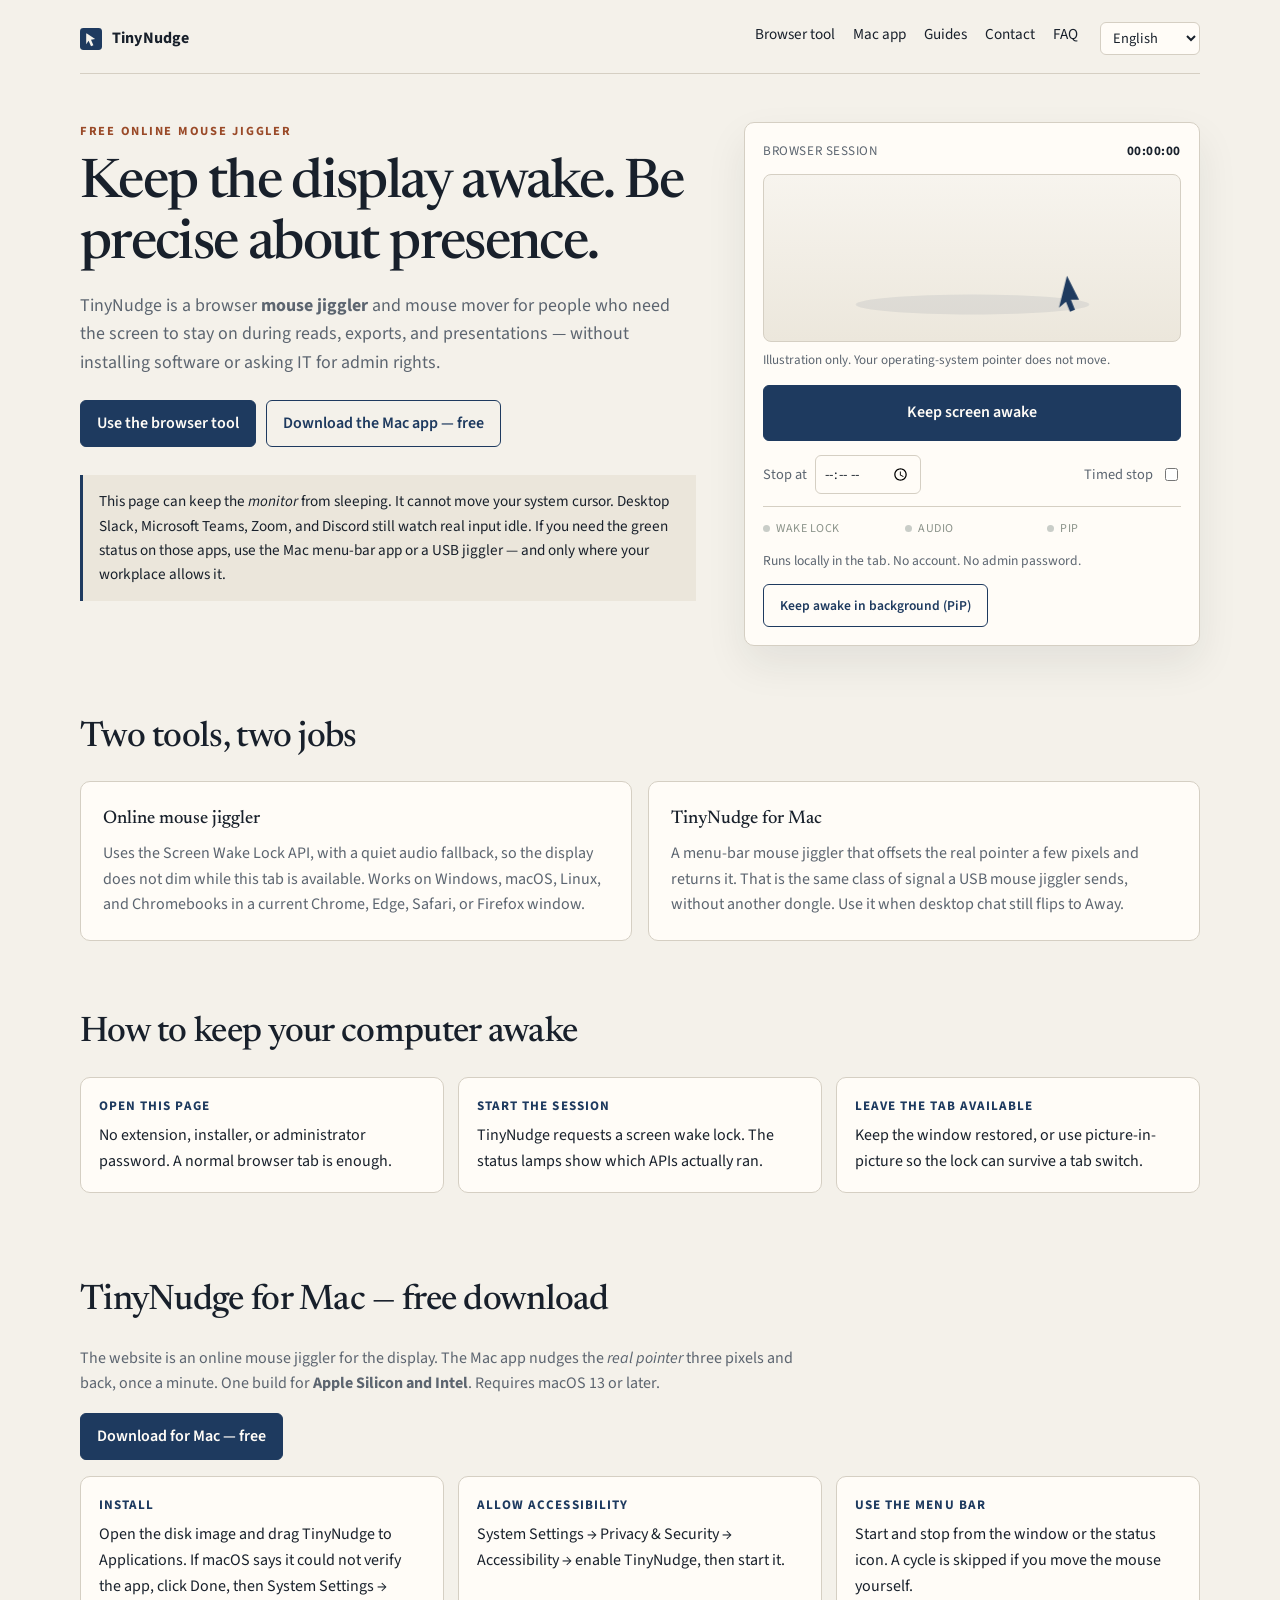
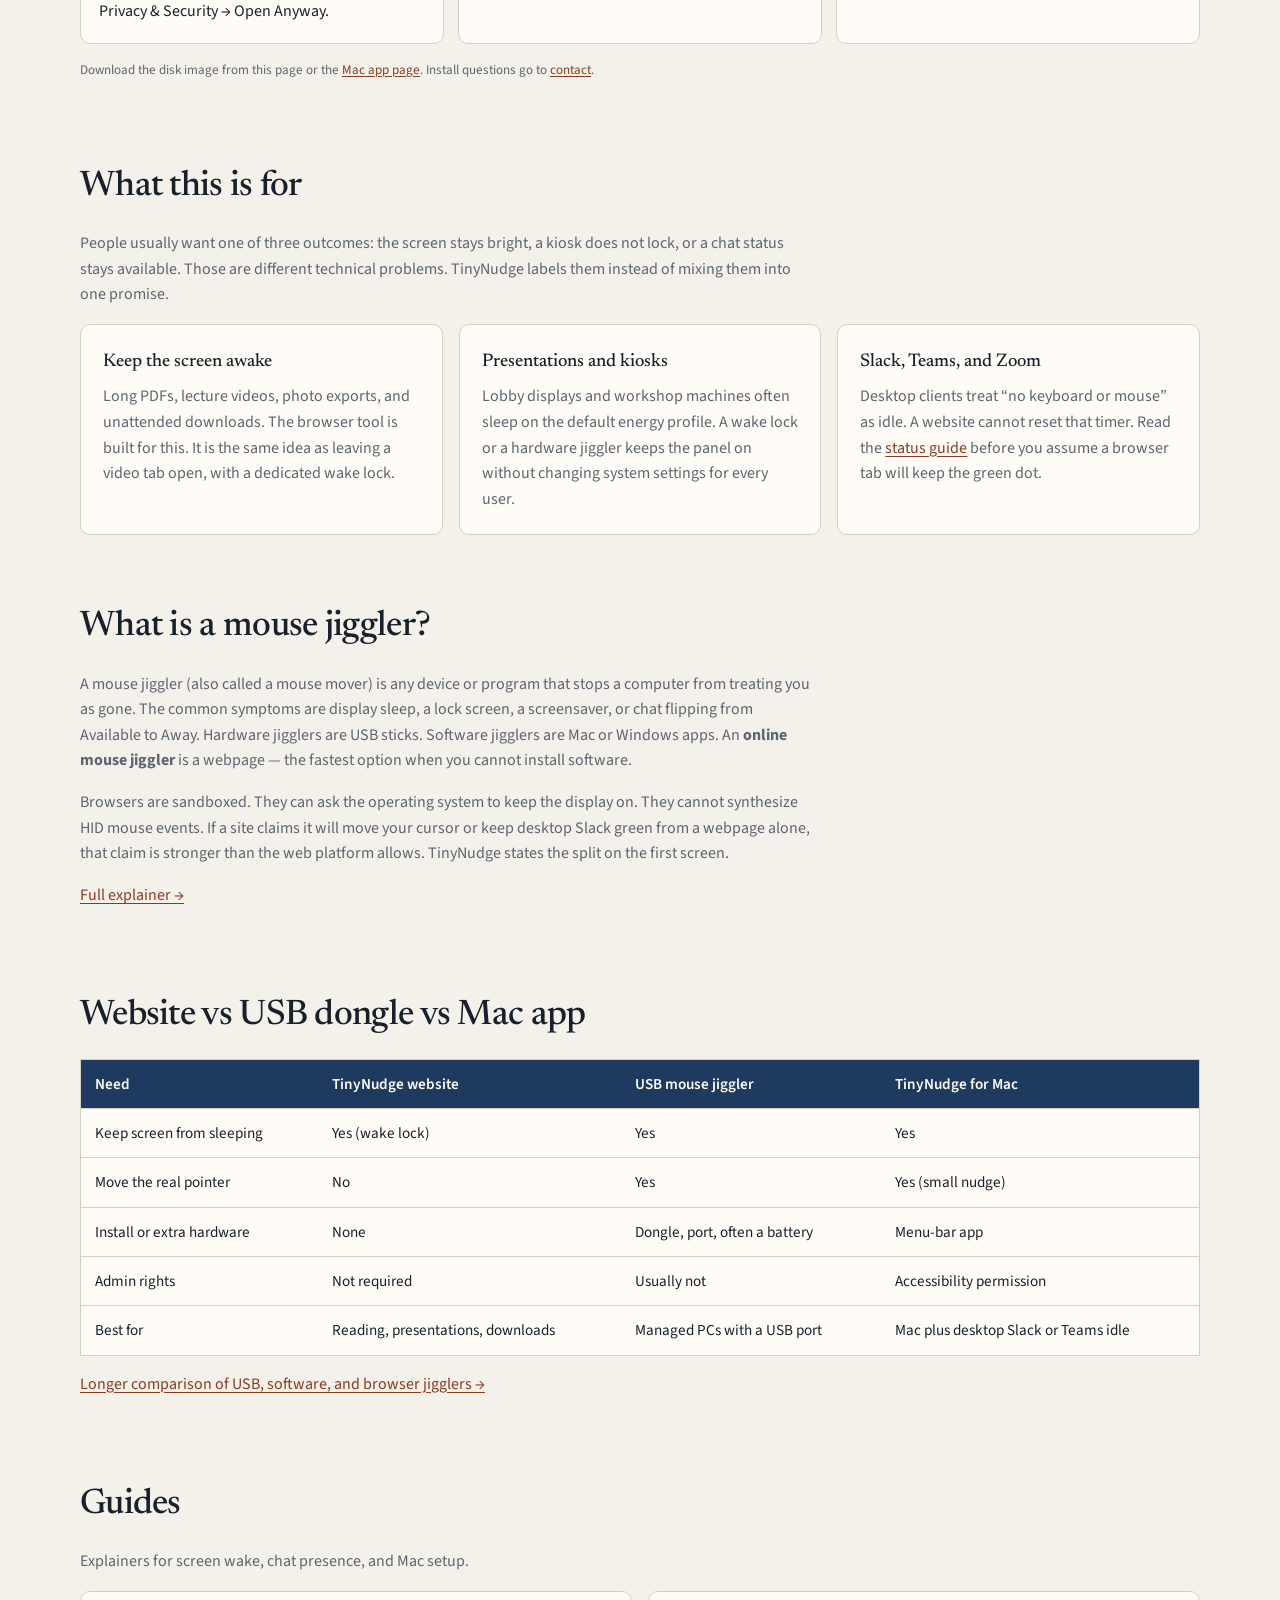
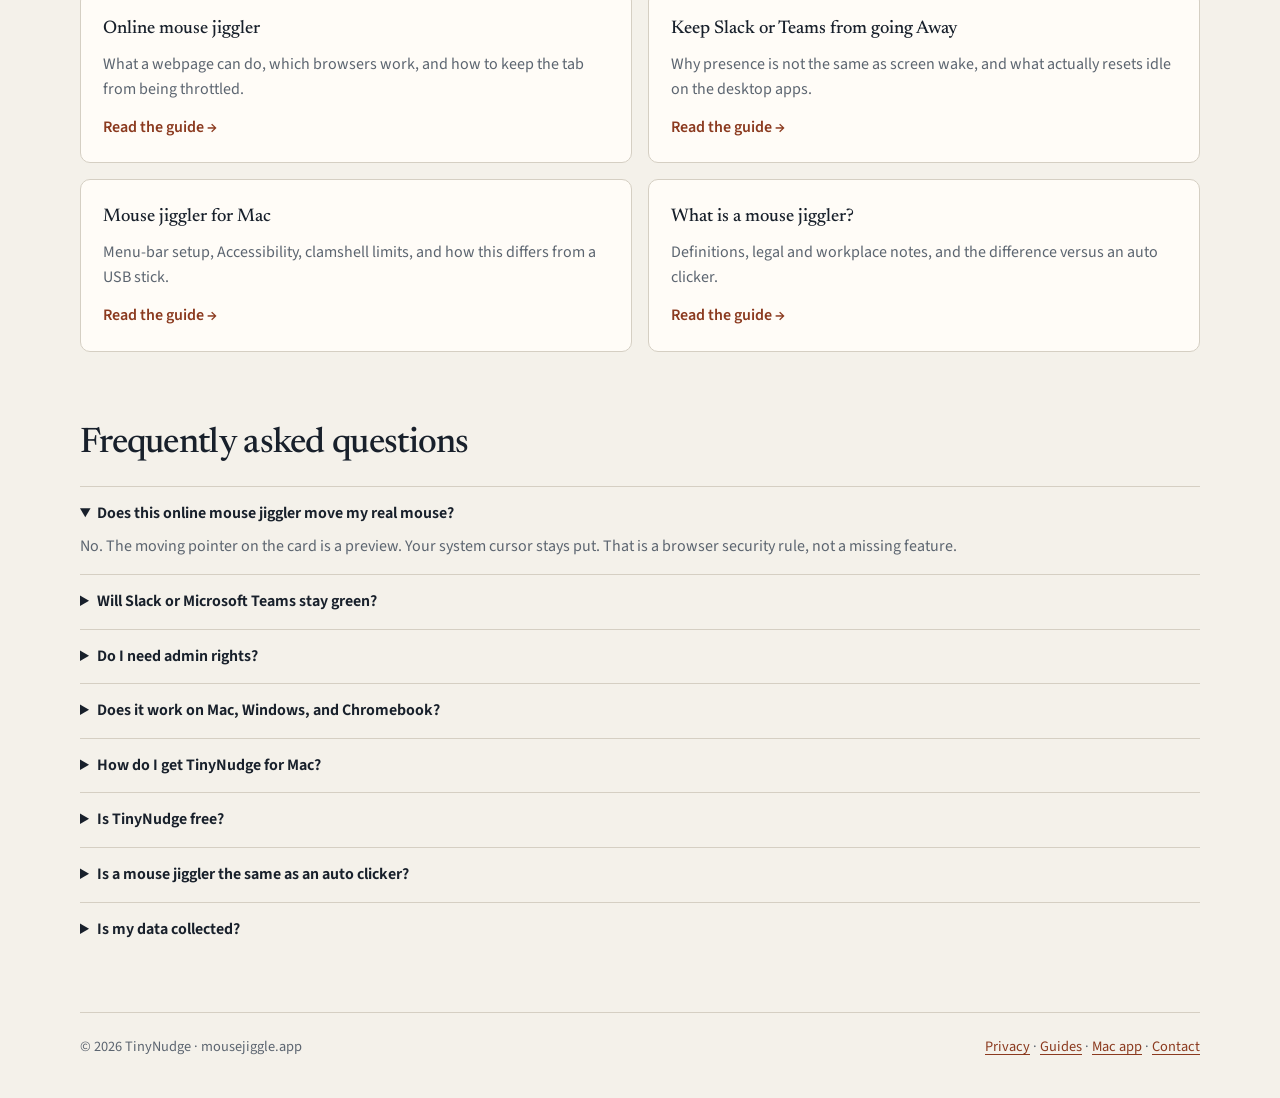
<file: index.html>
<!DOCTYPE html>
<html lang="en">
  <head>
    <meta charset="utf-8" />
    <meta name="viewport" content="width=device-width, initial-scale=1" />
    <title data-i18n="meta.title">TinyNudge | Online Mouse Jiggler for Screen Wake and Presence</title>
    <meta
      name="description"
      data-i18n-content="meta.description"
      content="Free online mouse jiggler and mouse mover in the browser. Keep your screen awake with no install. TinyNudge for Mac nudges the real pointer when Slack or Teams go idle."
    />
    <meta
      name="keywords"
      content="online mouse jiggler, mouse jiggler, mouse mover, keep screen awake, keep Slack green, Microsoft Teams status, mouse jiggler for Mac, no install mouse jiggler"
    />
    <link rel="canonical" href="https://mousejiggle.app/" />
    <meta name="theme-color" content="#1e3a5f" />
    <meta property="og:type" content="website" />
    <meta property="og:url" content="https://mousejiggle.app/" />
    <meta property="og:title" content="TinyNudge | Online Mouse Jiggler" />
    <meta
      property="og:description"
      content="Keep your display awake from the browser. Mac app for a real pointer nudge when desktop chat goes idle."
    />
    <meta property="og:image" content="https://mousejiggle.app/assets/og.png" />
    <meta property="og:image:width" content="1200" />
    <meta property="og:image:height" content="630" />
    <meta name="twitter:card" content="summary_large_image" />
    <meta name="twitter:title" content="TinyNudge | Online Mouse Jiggler" />
    <meta name="twitter:description" content="Free browser mouse jiggler. Honest about screen wake versus real cursor movement." />
    <meta name="twitter:image" content="https://mousejiggle.app/assets/og.png" />
    <link rel="icon" href="./assets/favicon.svg" type="image/svg+xml" />
    <link rel="icon" href="./assets/favicon-32.png" type="image/png" sizes="32x32" />
    <link rel="apple-touch-icon" href="./assets/apple-touch-icon.png" />
    <link rel="manifest" href="./assets/site.webmanifest" />
    <link rel="preconnect" href="https://fonts.googleapis.com" />
    <link rel="preconnect" href="https://fonts.gstatic.com" crossorigin />
    <link
      href="https://fonts.googleapis.com/css2?family=Newsreader:ital,opsz,wght@0,6..72,500;1,6..72,500&family=Source+Sans+3:wght@400;600;700&display=swap"
      rel="stylesheet"
    />
    <link rel="stylesheet" href="./assets/styles.css?v=6" />
    <script src="./assets/i18n.js"></script>
    <script type="application/ld+json">
      {
        "@context": "https://schema.org",
        "@graph": [
          {
            "@type": "WebApplication",
            "name": "TinyNudge",
            "url": "https://mousejiggle.app/",
            "applicationCategory": "UtilitiesApplication",
            "operatingSystem": "Windows, macOS, Linux, ChromeOS",
            "offers": { "@type": "Offer", "price": "0", "priceCurrency": "USD" },
            "description": "Browser mouse jiggler that keeps the display awake with the Screen Wake Lock API. Does not move the system cursor."
          },
          {
            "@type": "SoftwareApplication",
            "name": "TinyNudge for Mac",
            "url": "https://mousejiggle.app/#mac",
            "applicationCategory": "UtilitiesApplication",
            "operatingSystem": "macOS 13+",
            "offers": { "@type": "Offer", "price": "0", "priceCurrency": "USD" },
            "description": "Menu-bar mouse jiggler for Mac that nudges the real pointer a few pixels on a timer."
          },
          {
            "@type": "FAQPage",
            "mainEntity": [
              {
                "@type": "Question",
                "name": "Does an online mouse jiggler move the real mouse?",
                "acceptedAnswer": {
                  "@type": "Answer",
                  "text": "No. A webpage cannot inject operating-system pointer events. TinyNudge’s browser tool keeps the screen from sleeping. TinyNudge for Mac performs a small real mouse nudge."
                }
              },
              {
                "@type": "Question",
                "name": "Will this keep Slack or Microsoft Teams green?",
                "acceptedAnswer": {
                  "@type": "Answer",
                  "text": "The website keeps the display awake. Desktop Slack and Teams watch keyboard and mouse idle, so they may still show Away. Use TinyNudge for Mac or a USB mouse jiggler when you need real input."
                }
              },
              {
                "@type": "Question",
                "name": "Do I need to install anything to keep my screen awake?",
                "acceptedAnswer": {
                  "@type": "Answer",
                  "text": "No. The online mouse jiggler runs in Chrome, Edge, Safari, or Firefox. Click Keep screen awake and leave the tab available."
                }
              },
              {
                "@type": "Question",
                "name": "Is TinyNudge free?",
                "acceptedAnswer": {
                  "@type": "Answer",
                  "text": "Yes. The website and TinyNudge for Mac are free. The Mac app is a download for Intel and Apple Silicon."
                }
              }
            ]
          }
        ]
      }
    </script>
  </head>
  <body>
    <div class="wrap">
      <header class="nav">
        <a class="brand" href="./">
          <svg width="22" height="22" viewBox="0 0 64 64" aria-hidden="true">
            <rect width="64" height="64" rx="10" fill="#1E3A5F" />
            <path d="M20 16l24 16-12 2 7 16-7 3-7-16-7 10V16z" fill="#F4F1EA" />
          </svg>
          TinyNudge
        </a>
        <nav class="nav-links" aria-label="Primary">
          <a href="#tool">Browser tool</a>
          <a href="./mac.html">Mac app</a>
          <a href="./guides/">Guides</a>
          <a href="./contact.html">Contact</a>
          <a href="#faq">FAQ</a>
        </nav>
      </header>

      <section class="hero" id="tool">
        <div>
          <p class="eyebrow" data-i18n="hero.eyebrow">Free online mouse jiggler</p>
          <h1 data-i18n="hero.title">Keep the display awake. Be precise about presence.</h1>
          <p class="lede" data-i18n="hero.lede" data-i18n-html>
            TinyNudge is a browser <strong>mouse jiggler</strong> and mouse mover for people who
            need the screen to stay on during reads, exports, and presentations — without installing
            software or asking IT for admin rights.
          </p>
          <div class="hero-actions">
            <a class="btn" href="#tool" data-i18n="hero.useTool">Use the browser tool</a>
            <a class="btn btn-ghost" href="./downloads/TinyNudge.dmg" data-i18n="hero.downloadMac">Download the Mac app — free</a>
          </div>
          <p class="note" data-i18n="hero.note" data-i18n-html>
            This page can keep the <em>monitor</em> from sleeping. It cannot move your system
            cursor. Desktop Slack, Microsoft Teams, Zoom, and Discord still watch real input idle.
            If you need the green status on those apps, use the Mac menu-bar app or a USB jiggler —
            and only where your workplace allows it.
          </p>
        </div>

        <aside class="console" data-i18n-aria="tool.aria" aria-label="Online mouse jiggler controls">
          <div class="console-head">
            <span data-i18n="tool.session">Browser session</span>
            <time id="timer" class="timer" datetime="PT0S">00:00:00</time>
          </div>
          <div class="desk">
            <canvas id="path" aria-hidden="true"></canvas>
          </div>
          <p class="desk-caption" data-i18n="tool.caption">Illustration only. Your operating-system pointer does not move.</p>
          <button id="start" class="btn" type="button" aria-pressed="false" data-i18n="tool.start">Keep screen awake</button>
          <div class="controls">
            <label>
              <span data-i18n="tool.stopAt">Stop at</span>
              <input id="stop-at" type="time" />
            </label>
            <label>
              <span data-i18n="tool.timed">Timed stop</span>
              <input id="auto-stop" type="checkbox" />
            </label>
          </div>
          <div class="lamps">
            <div class="lamp" id="lamp-wake"><span class="dot"></span> <span data-i18n="tool.wake">Wake lock</span></div>
            <div class="lamp" id="lamp-audio"><span class="dot"></span> <span data-i18n="tool.audio">Audio</span></div>
            <div class="lamp" id="lamp-pip"><span class="dot"></span> <span data-i18n="tool.pip">PiP</span></div>
          </div>
          <p class="safe" data-i18n="tool.safe">Runs locally in the tab. No account. No admin password.</p>
          <p class="safe"><button id="pip-btn" class="btn btn-ghost" type="button" data-i18n="tool.pipBtn">Keep awake in background (PiP)</button></p>
        </aside>
      </section>

      <section class="section">
        <h2 data-i18n="two.title">Two tools, two jobs</h2>
        <div class="grid-2">
          <article class="card">
            <h3 data-i18n="two.web.h">Online mouse jiggler</h3>
            <p data-i18n="two.web.p">
              Uses the Screen Wake Lock API, with a quiet audio fallback, so the display does not
              dim while this tab is available. Works on Windows, macOS, Linux, and Chromebooks in a
              current Chrome, Edge, Safari, or Firefox window.
            </p>
          </article>
          <article class="card">
            <h3 data-i18n="two.mac.h">TinyNudge for Mac</h3>
            <p data-i18n="two.mac.p">
              A menu-bar mouse jiggler that offsets the real pointer a few pixels and returns it.
              That is the same class of signal a USB mouse jiggler sends, without another dongle.
              Use it when desktop chat still flips to Away.
            </p>
          </article>
        </div>
      </section>

      <section class="section" id="how">
        <h2 data-i18n="how.title">How to keep your computer awake</h2>
        <ol class="steps">
          <li>
            <strong data-i18n="how.1.h">Open this page</strong>
            <span data-i18n="how.1.p">No extension, installer, or administrator password. A normal browser tab is enough.</span>
          </li>
          <li>
            <strong data-i18n="how.2.h">Start the session</strong>
            <span data-i18n="how.2.p">TinyNudge requests a screen wake lock. The status lamps show which APIs actually ran.</span>
          </li>
          <li>
            <strong data-i18n="how.3.h">Leave the tab available</strong>
            <span data-i18n="how.3.p">Keep the window restored, or use picture-in-picture so the lock can survive a tab switch.</span>
          </li>
        </ol>
      </section>

      <section class="section" id="mac">
        <h2 data-i18n="mac.title">TinyNudge for Mac — free download</h2>
        <p data-i18n="mac.lead" data-i18n-html>
          The website is an online mouse jiggler for the display. The Mac app nudges the
          <em>real pointer</em> three pixels and back, once a minute. One build for
          <strong>Apple Silicon and Intel</strong>. Requires macOS 13 or later.
        </p>
        <p>
          <a id="buy-mac" class="btn" href="./downloads/TinyNudge.dmg" data-i18n="mac.download">Download for Mac — free</a>
        </p>
        <ol class="steps">
          <li>
            <strong data-i18n="mac.s1.h">Install</strong>
            <span data-i18n="mac.s1.p" data-i18n-html>Open the disk image and drag TinyNudge to Applications. If macOS says it could not verify the app, click Done, then System Settings → Privacy &amp; Security → Open Anyway.</span>
          </li>
          <li>
            <strong data-i18n="mac.s2.h">Allow Accessibility</strong>
            <span data-i18n="mac.s2.p">System Settings → Privacy &amp; Security → Accessibility → enable TinyNudge, then start it.</span>
          </li>
          <li>
            <strong data-i18n="mac.s3.h">Use the menu bar</strong>
            <span data-i18n="mac.s3.p">Start and stop from the window or the status icon. A cycle is skipped if you move the mouse yourself.</span>
          </li>
        </ol>
        <p class="desk-caption" data-i18n="mac.foot" data-i18n-html>
          Download the disk image from this page or the
          <a href="./mac.html">Mac app page</a>. Install questions go to
          <a href="./contact.html?topic=mac">contact</a>.
        </p>
      </section>

      <section class="section" id="use-cases">
        <h2 data-i18n="use.title">What this is for</h2>
        <p data-i18n="use.lead">
          People usually want one of three outcomes: the screen stays bright, a kiosk does not
          lock, or a chat status stays available. Those are different technical problems. TinyNudge
          labels them instead of mixing them into one promise.
        </p>
        <div class="grid-3">
          <article class="card">
            <h3 data-i18n="use.screen.h">Keep the screen awake</h3>
            <p data-i18n="use.screen.p">
              Long PDFs, lecture videos, photo exports, and unattended downloads. The browser tool
              is built for this. It is the same idea as leaving a video tab open, with a dedicated
              wake lock.
            </p>
          </article>
          <article class="card">
            <h3 data-i18n="use.kiosk.h">Presentations and kiosks</h3>
            <p data-i18n="use.kiosk.p">
              Lobby displays and workshop machines often sleep on the default energy profile. A
              wake lock or a hardware jiggler keeps the panel on without changing system settings
              for every user.
            </p>
          </article>
          <article class="card">
            <h3 data-i18n="use.chat.h">Slack, Teams, and Zoom</h3>
            <p data-i18n="use.chat.p" data-i18n-html>
              Desktop clients treat “no keyboard or mouse” as idle. A website cannot reset that
              timer. Read the
              <a href="./guides/keep-slack-teams-status-green.html">status guide</a>
              before you assume a browser tab will keep the green dot.
            </p>
          </article>
        </div>
      </section>

      <section class="section" id="what">
        <h2 data-i18n="what.title">What is a mouse jiggler?</h2>
        <p data-i18n="what.p1" data-i18n-html>
          A mouse jiggler (also called a mouse mover) is any device or program that stops a computer
          from treating you as gone. The common symptoms are display sleep, a lock screen, a
          screensaver, or chat flipping from Available to Away. Hardware jigglers are USB sticks.
          Software jigglers are Mac or Windows apps. An <strong>online mouse jiggler</strong> is a
          webpage — the fastest option when you cannot install software.
        </p>
        <p data-i18n="what.p2">
          Browsers are sandboxed. They can ask the operating system to keep the display on. They
          cannot synthesize HID mouse events. If a site claims it will move your cursor or keep
          desktop Slack green from a webpage alone, that claim is stronger than the web platform
          allows. TinyNudge states the split on the first screen.
        </p>
        <p>
          <a class="more" href="./guides/what-is-a-mouse-jiggler.html" data-i18n="what.more">Full explainer →</a>
        </p>
      </section>

      <section class="section" id="compare">
        <h2 data-i18n="cmp.title">Website vs USB dongle vs Mac app</h2>
        <table class="compare">
          <thead>
            <tr>
              <th data-i18n="cmp.need">Need</th>
              <th data-i18n="cmp.web">TinyNudge website</th>
              <th data-i18n="cmp.usb">USB mouse jiggler</th>
              <th data-i18n="cmp.mac">TinyNudge for Mac</th>
            </tr>
          </thead>
          <tbody>
            <tr>
              <td data-i18n="cmp.r1c">Keep screen from sleeping</td>
              <td data-i18n="cmp.r1w">Yes (wake lock)</td>
              <td data-i18n="cmp.yes">Yes</td>
              <td data-i18n="cmp.yes">Yes</td>
            </tr>
            <tr>
              <td data-i18n="cmp.r2c">Move the real pointer</td>
              <td data-i18n="cmp.no">No</td>
              <td data-i18n="cmp.yes">Yes</td>
              <td data-i18n="cmp.r2m">Yes (small nudge)</td>
            </tr>
            <tr>
              <td data-i18n="cmp.r3c">Install or extra hardware</td>
              <td data-i18n="cmp.r3w">None</td>
              <td data-i18n="cmp.r3u">Dongle, port, often a battery</td>
              <td data-i18n="cmp.r3m">Menu-bar app</td>
            </tr>
            <tr>
              <td data-i18n="cmp.r4c">Admin rights</td>
              <td data-i18n="cmp.r4w">Not required</td>
              <td data-i18n="cmp.r4u">Usually not</td>
              <td data-i18n="cmp.r4m">Accessibility permission</td>
            </tr>
            <tr>
              <td data-i18n="cmp.r5c">Best for</td>
              <td data-i18n="cmp.r5w">Reading, presentations, downloads</td>
              <td data-i18n="cmp.r5u">Managed PCs with a USB port</td>
              <td data-i18n="cmp.r5m">Mac plus desktop Slack or Teams idle</td>
            </tr>
          </tbody>
        </table>
        <p>
          <a href="./guides/usb-vs-software-mouse-jiggler.html" data-i18n="cmp.more">Longer comparison of USB, software, and browser jigglers →</a>
        </p>
      </section>

      <section class="section" id="guides">
        <h2 data-i18n="guides.title">Guides</h2>
        <p data-i18n="guides.lead">Explainers for screen wake, chat presence, and Mac setup.</p>
        <div class="guides">
          <article class="card">
            <h3 data-i18n="guides.g1.h">Online mouse jiggler</h3>
            <p data-i18n="guides.g1.p">What a webpage can do, which browsers work, and how to keep the tab from being throttled.</p>
            <a class="more" href="./guides/online-mouse-jiggler.html" data-i18n="guides.read">Read the guide →</a>
          </article>
          <article class="card">
            <h3 data-i18n="guides.g2.h">Keep Slack or Teams from going Away</h3>
            <p data-i18n="guides.g2.p">Why presence is not the same as screen wake, and what actually resets idle on the desktop apps.</p>
            <a class="more" href="./guides/keep-slack-teams-status-green.html" data-i18n="guides.read">Read the guide →</a>
          </article>
          <article class="card">
            <h3 data-i18n="guides.g3.h">Mouse jiggler for Mac</h3>
            <p data-i18n="guides.g3.p">Menu-bar setup, Accessibility, clamshell limits, and how this differs from a USB stick.</p>
            <a class="more" href="./guides/mouse-jiggler-for-mac.html" data-i18n="guides.read">Read the guide →</a>
          </article>
          <article class="card">
            <h3 data-i18n="guides.g4.h">What is a mouse jiggler?</h3>
            <p data-i18n="guides.g4.p">Definitions, legal and workplace notes, and the difference versus an auto clicker.</p>
            <a class="more" href="./guides/what-is-a-mouse-jiggler.html" data-i18n="guides.read">Read the guide →</a>
          </article>
        </div>
      </section>

      <section class="section faq" id="faq">
        <h2 data-i18n="faq.title">Frequently asked questions</h2>
        <details open>
          <summary data-i18n="faq.q1">Does this online mouse jiggler move my real mouse?</summary>
          <p data-i18n="faq.a1">
            No. The moving pointer on the card is a preview. Your system cursor stays put. That is a
            browser security rule, not a missing feature.
          </p>
        </details>
        <details>
          <summary data-i18n="faq.q2">Will Slack or Microsoft Teams stay green?</summary>
          <p data-i18n="faq.a2">
            Desktop apps watch keyboard and mouse idle, not whether a tab holds a wake lock. This
            page keeps the screen awake. For status idle on a Mac, use TinyNudge for Mac or a
            hardware jiggler — and follow your employer’s policy.
          </p>
        </details>
        <details>
          <summary data-i18n="faq.q3">Do I need admin rights?</summary>
          <p data-i18n="faq.a3">No. If you can open a website, you can run the online mouse mover.</p>
        </details>
        <details>
          <summary data-i18n="faq.q4">Does it work on Mac, Windows, and Chromebook?</summary>
          <p data-i18n="faq.a4">
            Yes, in a modern browser. Wake Lock is most reliable in Chrome and Edge. Safari 16.4+
            and recent Firefox are supported; the silent-audio fallback covers older gaps.
          </p>
        </details>
        <details>
          <summary data-i18n="faq.q5">How do I get TinyNudge for Mac?</summary>
          <p data-i18n="faq.a5" data-i18n-html>
            Download the disk image from the
            <a href="./mac.html">Mac app page</a>. It is free. For install help, use
            <a href="./contact.html?topic=mac">contact</a>.
          </p>
        </details>
        <details>
          <summary data-i18n="faq.q6">Is TinyNudge free?</summary>
          <p data-i18n="faq.a6">
            Yes. The website and TinyNudge for Mac are free. One download runs on Apple
            Silicon and Intel Macs.
          </p>
        </details>
        <details>
          <summary data-i18n="faq.q7">Is a mouse jiggler the same as an auto clicker?</summary>
          <p data-i18n="faq.a7">
            No. A jiggler only concerns movement or wake. An auto clicker sends click events. TinyNudge
            does not click buttons or fill forms.
          </p>
        </details>
        <details>
          <summary data-i18n="faq.q8">Is my data collected?</summary>
          <p data-i18n="faq.a8" data-i18n-html>
            The jiggler runs locally in your browser. See the
            <a href="./privacy.html">privacy policy</a>. No account is required.
          </p>
        </details>
      </section>

      <footer class="footer">
        <span>© 2026 TinyNudge · mousejiggle.app</span>
        <span>
          <a href="./privacy.html">Privacy</a>
          · <a href="./guides/">Guides</a>
          · <a href="./mac.html">Mac app</a>
          · <a href="./contact.html">Contact</a>
        </span>
      </footer>
    </div>
    <script src="./assets/app.js"></script>
  </body>
</html>
</file>
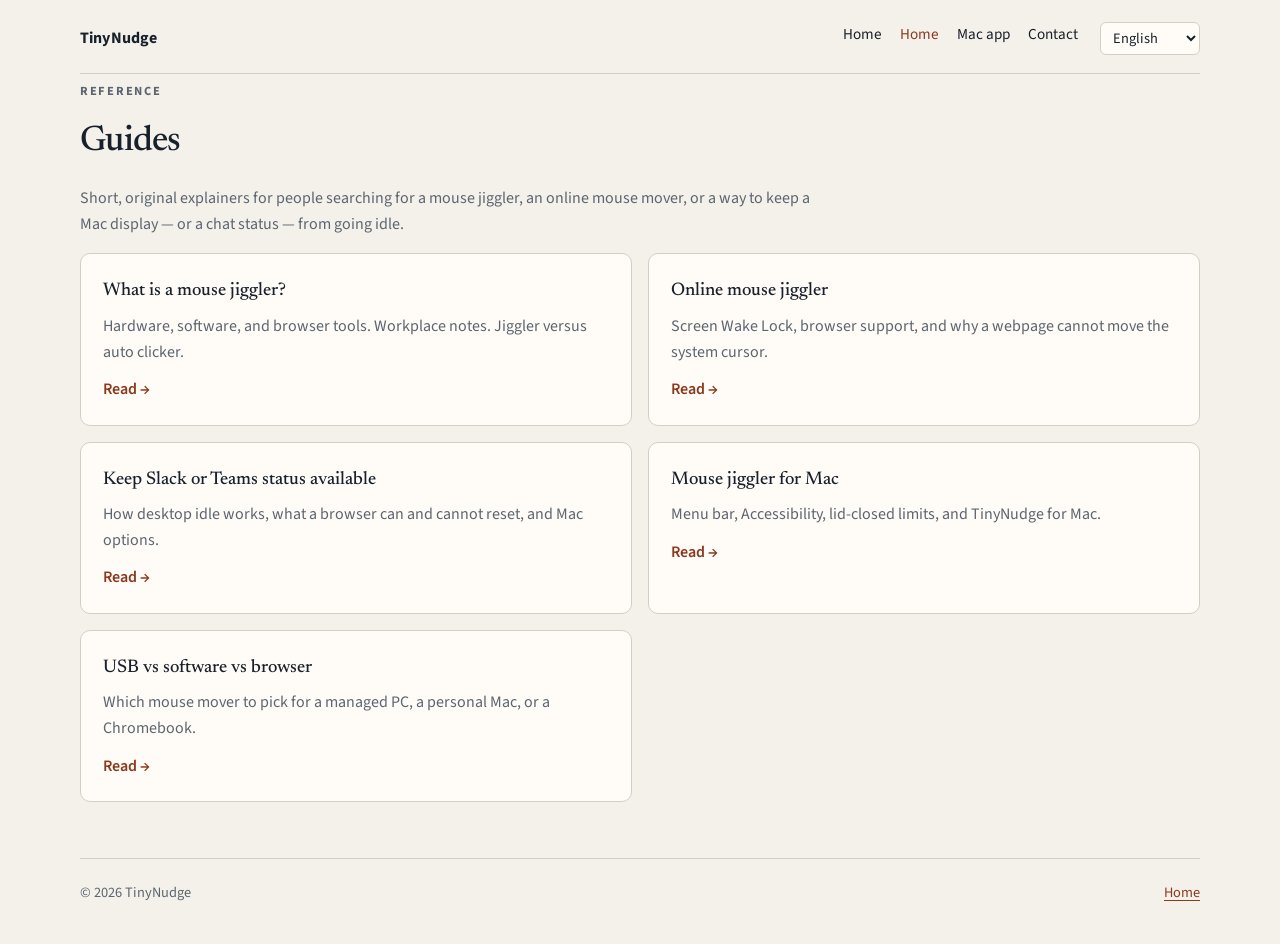
<file: guides/index.html>
<!DOCTYPE html>
<html lang="en">
  <head>
    <meta charset="utf-8" />
    <meta name="viewport" content="width=device-width, initial-scale=1" />
    <title>Mouse jiggler guides | TinyNudge</title>
    <meta
      name="description"
      content="Guides on online mouse jigglers, keeping Slack and Teams from going idle, Mac menu-bar jigglers, and USB versus software mouse movers."
    />
    <link rel="canonical" href="https://mousejiggle.app/guides/" />
    <link rel="icon" href="../assets/favicon.svg" type="image/svg+xml" />
    <link rel="preconnect" href="https://fonts.googleapis.com" />
    <link rel="preconnect" href="https://fonts.gstatic.com" crossorigin />
    <link
      href="https://fonts.googleapis.com/css2?family=Newsreader:opsz,wght@6..72,500&family=Source+Sans+3:wght@400;600;700&display=swap"
      rel="stylesheet"
    />
    <link rel="stylesheet" href="../assets/styles.css?v=6" />
    <script src="../assets/i18n.js"></script>
  </head>
  <body>
    <div class="wrap">
      <header class="nav">
        <a class="brand" href="../">TinyNudge</a>
        <nav class="nav-links">
          <a href="../">Home</a>
          <a href="./" aria-current="page">Guides</a>
          <a href="../mac.html">Mac app</a>
          <a href="../contact.html">Contact</a>
        </nav>
      </header>
      <section class="section">
        <p class="eyebrow" data-i18n="page.guides.ref">Reference</p>
        <h2 data-i18n="page.guides.h2">Guides</h2>
        <p data-i18n="page.guides.lead">
          Short, original explainers for people searching for a mouse jiggler, an online mouse
          mover, or a way to keep a Mac display — or a chat status — from going idle.
        </p>
        <div class="guides">
          <article class="card">
            <h3>What is a mouse jiggler?</h3>
            <p>Hardware, software, and browser tools. Workplace notes. Jiggler versus auto clicker.</p>
            <a class="more" href="./what-is-a-mouse-jiggler.html">Read →</a>
          </article>
          <article class="card">
            <h3>Online mouse jiggler</h3>
            <p>Screen Wake Lock, browser support, and why a webpage cannot move the system cursor.</p>
            <a class="more" href="./online-mouse-jiggler.html">Read →</a>
          </article>
          <article class="card">
            <h3>Keep Slack or Teams status available</h3>
            <p>How desktop idle works, what a browser can and cannot reset, and Mac options.</p>
            <a class="more" href="./keep-slack-teams-status-green.html">Read →</a>
          </article>
          <article class="card">
            <h3>Mouse jiggler for Mac</h3>
            <p>Menu bar, Accessibility, lid-closed limits, and TinyNudge for Mac.</p>
            <a class="more" href="./mouse-jiggler-for-mac.html">Read →</a>
          </article>
          <article class="card">
            <h3>USB vs software vs browser</h3>
            <p>Which mouse mover to pick for a managed PC, a personal Mac, or a Chromebook.</p>
            <a class="more" href="./usb-vs-software-mouse-jiggler.html">Read →</a>
          </article>
        </div>
      </section>
      <footer class="footer">
        <span>© 2026 TinyNudge</span>
        <a href="../">Back to the browser tool</a>
      </footer>
    </div>
  </body>
</html>
</file>
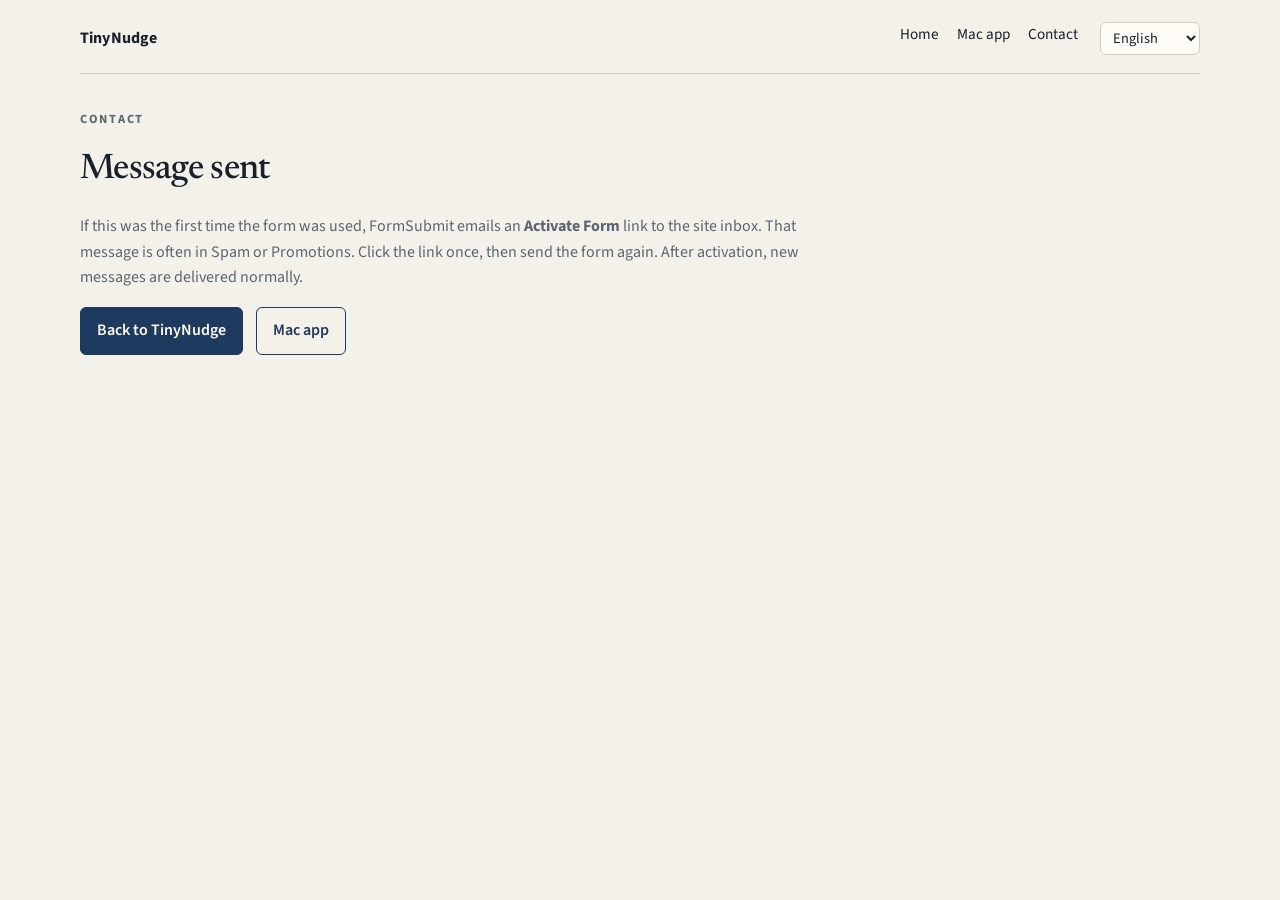
<file: contact-thanks.html>
<!DOCTYPE html>
<html lang="en">
  <head>
    <meta charset="utf-8" />
    <meta name="viewport" content="width=device-width, initial-scale=1" />
    <title>Message sent — TinyNudge</title>
    <meta name="robots" content="noindex" />
    <link rel="canonical" href="https://mousejiggle.app/contact.html" />
    <link rel="icon" href="./assets/favicon.svg" type="image/svg+xml" />
    <link rel="preconnect" href="https://fonts.googleapis.com" />
    <link rel="preconnect" href="https://fonts.gstatic.com" crossorigin />
    <link
      href="https://fonts.googleapis.com/css2?family=Newsreader:opsz,wght@6..72,500&family=Source+Sans+3:wght@400;600;700&display=swap"
      rel="stylesheet"
    />
    <link rel="stylesheet" href="./assets/styles.css?v=6" />
    <script src="./assets/i18n.js"></script>
  </head>
  <body>
    <div class="wrap">
      <header class="nav">
        <a class="brand" href="./">TinyNudge</a>
        <nav class="nav-links">
          <a href="./">Home</a>
          <a href="./mac.html">Mac app</a>
          <a href="./contact.html">Contact</a>
        </nav>
      </header>
      <article class="prose">
        <p class="eyebrow" data-i18n="nav.contact">Contact</p>
        <h1 data-i18n="page.thanks.h1">Message sent</h1>
        <p data-i18n="page.thanks.p" data-i18n-html>
          If this was the first time the form was used, FormSubmit emails an <strong>Activate Form</strong>
          link to the site inbox. That message is often in Spam or Promotions. Click the link once,
          then send the form again. After activation, new messages are delivered normally.
        </p>
        <p>
          <a class="btn" href="./" data-i18n="page.thanks.back">Back to TinyNudge</a>
          <a class="btn btn-ghost" href="./mac.html">Mac app</a>
        </p>
      </article>
    </div>
  </body>
</html>
</file>
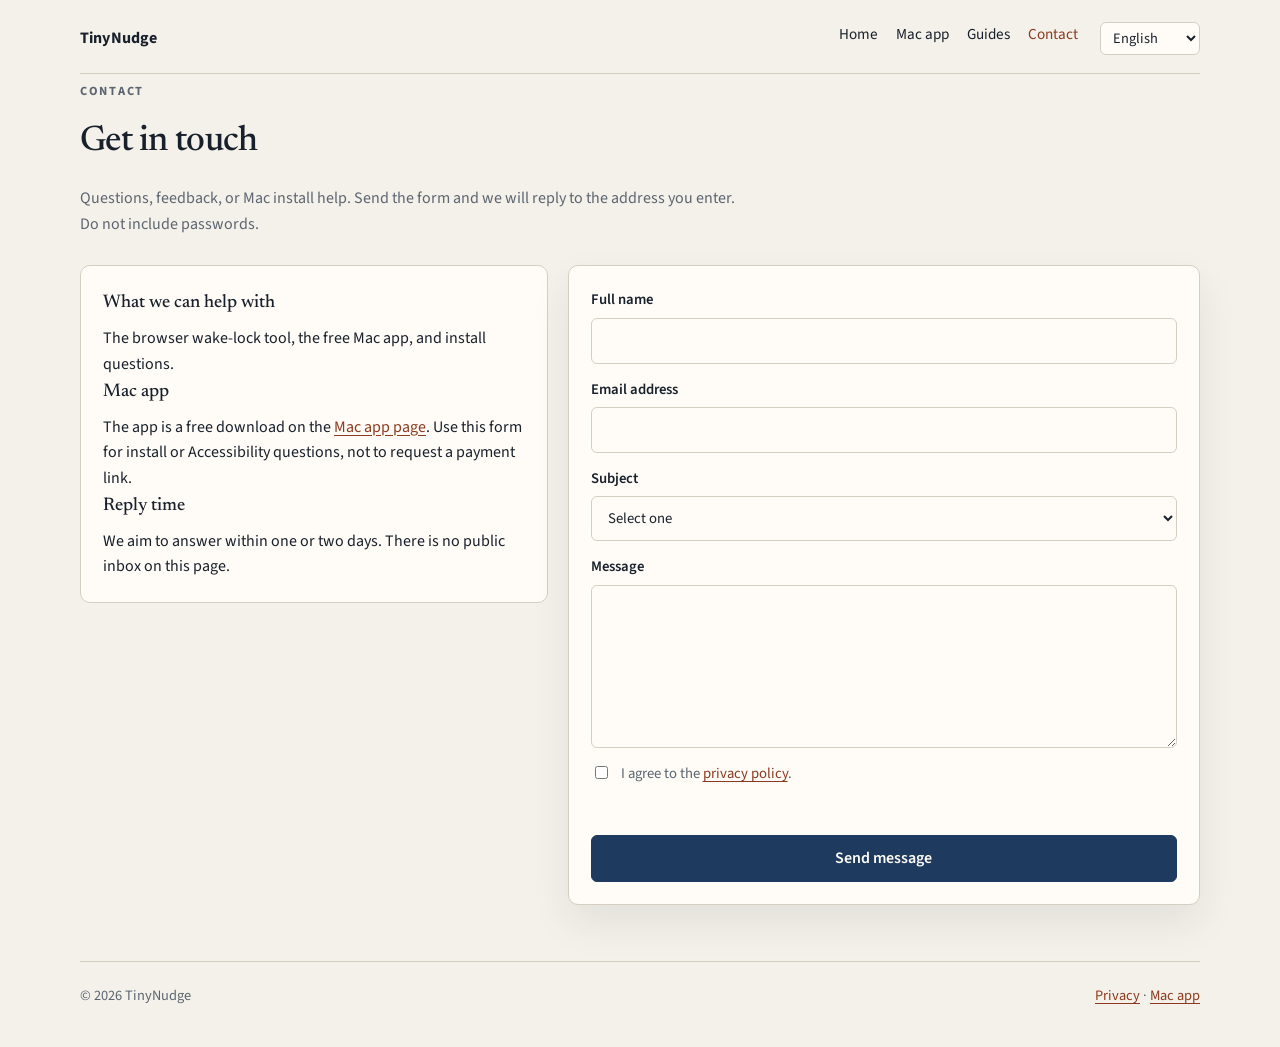
<file: contact.html>
<!DOCTYPE html>
<html lang="en">
  <head>
    <meta charset="utf-8" />
    <meta name="viewport" content="width=device-width, initial-scale=1" />
    <title data-i18n="page.contact.title">Contact — TinyNudge</title>
    <meta
      name="description"
      data-i18n-content="page.contact.desc"
      content="Contact TinyNudge about the online mouse jiggler or the Mac menu-bar app. We reply through the form — no public email address."
    />
    <link rel="canonical" href="https://mousejiggle.app/contact.html" />
    <link rel="icon" href="./assets/favicon.svg" type="image/svg+xml" />
    <link rel="preconnect" href="https://fonts.googleapis.com" />
    <link rel="preconnect" href="https://fonts.gstatic.com" crossorigin />
    <link
      href="https://fonts.googleapis.com/css2?family=Newsreader:opsz,wght@6..72,500&family=Source+Sans+3:wght@400;600;700&display=swap"
      rel="stylesheet"
    />
    <link rel="stylesheet" href="./assets/styles.css?v=6" />
    <script src="./assets/i18n.js"></script>
  </head>
  <body>
    <div class="wrap">
      <header class="nav">
        <a class="brand" href="./">TinyNudge</a>
        <nav class="nav-links">
          <a href="./">Home</a>
          <a href="./mac.html">Mac app</a>
          <a href="./guides/">Guides</a>
          <a href="./contact.html" aria-current="page">Contact</a>
        </nav>
      </header>

      <section class="section contact-hero">
        <p class="eyebrow" data-i18n="nav.contact">Contact</p>
        <h2 data-i18n="page.contact.h2">Get in touch</h2>
        <p data-i18n="page.contact.lead">
          Questions, feedback, or Mac install help. Send the form and we will reply to the address
          you enter. Do not include passwords.
        </p>
      </section>

      <section class="contact-layout">
        <aside class="card">
          <h3 data-i18n="page.contact.help.h">What we can help with</h3>
          <p data-i18n="page.contact.help.p">The browser wake-lock tool, the free Mac app, and install questions.</p>
          <h3 data-i18n="page.contact.mac.h">Mac app</h3>
          <p data-i18n="page.contact.mac.p" data-i18n-html>
            The app is a free download on the
            <a href="./mac.html">Mac app page</a>. Use this form for install or Accessibility
            questions, not to request a payment link.
          </p>
          <h3 data-i18n="page.contact.time.h">Reply time</h3>
          <p data-i18n="page.contact.time.p">We aim to answer within one or two days. There is no public inbox on this page.</p>
        </aside>

        <form id="contact-form" class="form-card" method="POST">
          <input type="checkbox" name="_honey" class="hp" tabindex="-1" autocomplete="off" />

          <label>
            <span data-i18n="page.contact.name">Full name</span>
            <input id="name" name="name" type="text" required maxlength="120" autocomplete="name" />
          </label>
          <label>
            <span data-i18n="page.contact.email">Email address</span>
            <input
              id="email"
              name="email"
              type="email"
              required
              maxlength="200"
              autocomplete="email"
            />
          </label>
          <label>
            <span data-i18n="page.contact.subject">Subject</span>
            <select id="subject" name="subject" required>
              <option value="" data-i18n="page.contact.select">Select one</option>
              <option value="Technical support" data-i18n="page.contact.opt.support">Technical support</option>
              <option value="Mac app help" data-i18n="page.contact.opt.mac">Mac app help</option>
              <option value="Feedback" data-i18n="page.contact.opt.feedback">Feedback</option>
              <option value="Other" data-i18n="page.contact.opt.other">Other</option>
            </select>
          </label>
          <label>
            <span data-i18n="page.contact.message">Message</span>
            <textarea id="message" name="message" required maxlength="5000" rows="6"></textarea>
          </label>
          <label class="check">
            <input type="checkbox" name="privacy" value="yes" required />
            <span data-i18n="page.contact.agree" data-i18n-html>I agree to the <a href="./privacy.html">privacy policy</a>.</span>
          </label>
          <p class="form-status" id="form-status" role="status"></p>
          <button class="btn" type="submit" data-i18n="page.contact.send">Send message</button>
        </form>
      </section>

      <footer class="footer">
        <span>© 2026 TinyNudge</span>
        <span>
          <a href="./privacy.html">Privacy</a>
          · <a href="./mac.html">Mac app</a>
        </span>
      </footer>
    </div>
    <script src="./assets/contact.js"></script>
  </body>
</html>
</file>
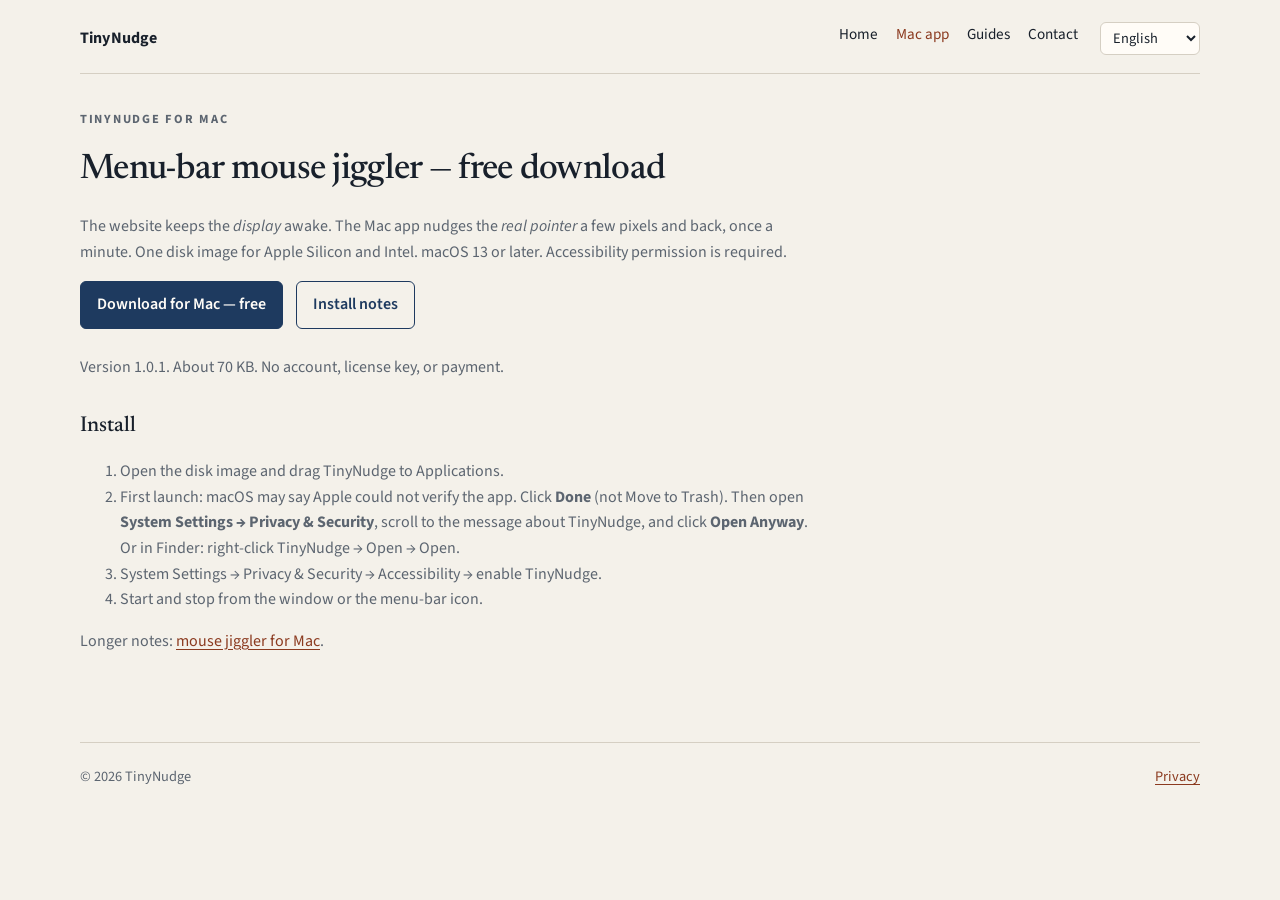
<file: mac.html>
<!DOCTYPE html>
<html lang="en">
  <head>
    <meta charset="utf-8" />
    <meta name="viewport" content="width=device-width, initial-scale=1" />
    <title data-i18n="page.mac.title">Download TinyNudge for Mac — free</title>
    <meta
      name="description"
      data-i18n-content="page.mac.desc"
      content="Download TinyNudge for Mac free. A menu-bar mouse jiggler for Apple Silicon and Intel. One disk image, no account, no subscription."
    />
    <link rel="canonical" href="https://mousejiggle.app/mac.html" />
    <link rel="icon" href="./assets/favicon.svg" type="image/svg+xml" />
    <link rel="preconnect" href="https://fonts.googleapis.com" />
    <link rel="preconnect" href="https://fonts.gstatic.com" crossorigin />
    <link
      href="https://fonts.googleapis.com/css2?family=Newsreader:opsz,wght@6..72,500&family=Source+Sans+3:wght@400;600;700&display=swap"
      rel="stylesheet"
    />
    <link rel="stylesheet" href="./assets/styles.css?v=6" />
    <script src="./assets/i18n.js"></script>
  </head>
  <body>
    <div class="wrap">
      <header class="nav">
        <a class="brand" href="./">TinyNudge</a>
        <nav class="nav-links">
          <a href="./">Home</a>
          <a href="./mac.html" aria-current="page">Mac app</a>
          <a href="./guides/">Guides</a>
          <a href="./contact.html">Contact</a>
        </nav>
      </header>
      <article class="prose">
        <p class="eyebrow">TinyNudge for Mac</p>
        <h1 data-i18n="page.mac.h1">Menu-bar mouse jiggler — free download</h1>
        <p data-i18n="page.mac.p" data-i18n-html>
          The website keeps the <em>display</em> awake. The Mac app nudges the <em>real pointer</em>
          a few pixels and back, once a minute. One disk image for Apple Silicon and Intel. macOS 13
          or later. Accessibility permission is required.
        </p>
        <p>
          <a class="btn" href="./downloads/TinyNudge.dmg" data-i18n="mac.download">Download for Mac — free</a>
          <a class="btn btn-ghost" href="./guides/mouse-jiggler-for-mac.html" data-i18n="page.mac.notes">Install notes</a>
        </p>
        <p data-i18n="page.mac.meta">
          Version 1.0.1. About 70 KB. No account, license key, or payment.
        </p>
        <h2 data-i18n="page.mac.install">Install</h2>
        <ol>
          <li data-i18n="page.mac.i1">Open the disk image and drag TinyNudge to Applications.</li>
          <li data-i18n="page.mac.i2" data-i18n-html>
            First launch: macOS may say Apple could not verify the app. Click
            <strong>Done</strong> (not Move to Trash). Then open
            <strong>System Settings → Privacy &amp; Security</strong>, scroll to the message about
            TinyNudge, and click <strong>Open Anyway</strong>. Or in Finder: right-click TinyNudge →
            Open → Open.
          </li>
          <li data-i18n="page.mac.i3">System Settings → Privacy &amp; Security → Accessibility → enable TinyNudge.</li>
          <li data-i18n="page.mac.i4">Start and stop from the window or the menu-bar icon.</li>
        </ol>
        <p data-i18n="page.mac.more" data-i18n-html>
          Longer notes:
          <a href="./guides/mouse-jiggler-for-mac.html">mouse jiggler for Mac</a>.
        </p>
      </article>
      <footer class="footer">
        <span>© 2026 TinyNudge</span>
        <a href="./privacy.html">Privacy</a>
      </footer>
    </div>
  </body>
</html>
</file>
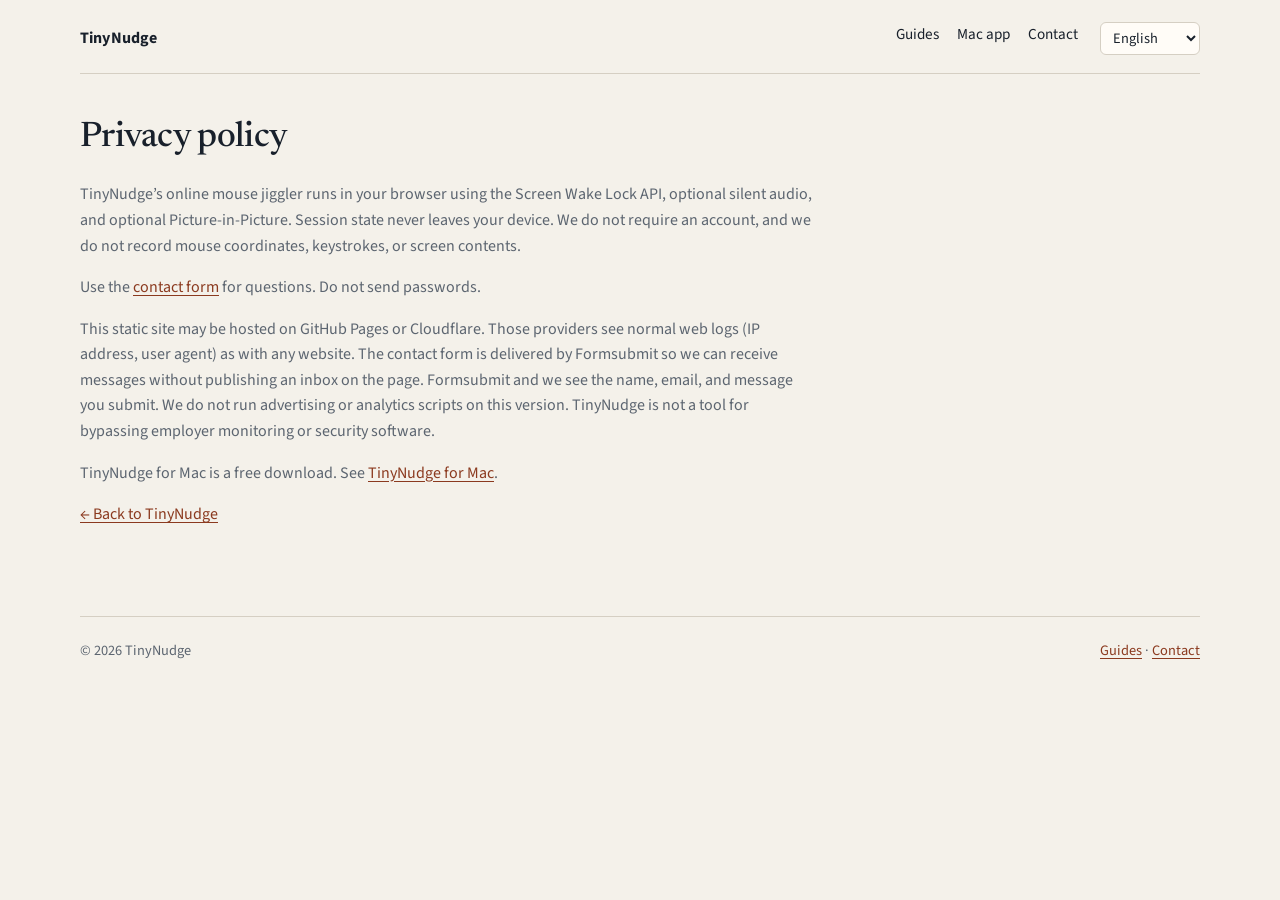
<file: privacy.html>
<!DOCTYPE html>
<html lang="en">
  <head>
    <meta charset="utf-8" />
    <meta name="viewport" content="width=device-width, initial-scale=1" />
    <title data-i18n="page.privacy.title">Privacy — TinyNudge</title>
    <meta name="description" content="TinyNudge privacy policy. The online mouse jiggler runs locally. We do not collect accounts or pointer data." />
    <link rel="canonical" href="https://mousejiggle.app/privacy.html" />
    <meta property="og:image" content="https://mousejiggle.app/assets/og.png" />
    <link rel="icon" href="./assets/favicon.svg" type="image/svg+xml" />
    <link rel="apple-touch-icon" href="./assets/apple-touch-icon.png" />
    <link rel="preconnect" href="https://fonts.googleapis.com" />
    <link rel="preconnect" href="https://fonts.gstatic.com" crossorigin />
    <link
      href="https://fonts.googleapis.com/css2?family=Newsreader:opsz,wght@6..72,500&family=Source+Sans+3:wght@400;600;700&display=swap"
      rel="stylesheet"
    />
    <link rel="stylesheet" href="./assets/styles.css?v=6" />
    <script src="./assets/i18n.js"></script>
  </head>
  <body>
    <div class="wrap">
      <header class="nav">
        <a class="brand" href="./">TinyNudge</a>
        <nav class="nav-links">
          <a href="./guides/">Guides</a>
          <a href="./mac.html">Mac app</a>
          <a href="./contact.html">Contact</a>
        </nav>
      </header>
      <article class="prose">
        <h1 data-i18n="page.privacy.h1">Privacy policy</h1>
        <p data-i18n="page.privacy.p1">
          TinyNudge’s online mouse jiggler runs in your browser using the Screen Wake Lock API,
          optional silent audio, and optional Picture-in-Picture. Session state never leaves your
          device. We do not require an account, and we do not record mouse coordinates, keystrokes,
          or screen contents.
        </p>
        <p data-i18n="page.privacy.p2" data-i18n-html>
          Use the <a href="./contact.html">contact form</a> for questions. Do not send passwords.
        </p>
        <p data-i18n="page.privacy.p3">
          This static site may be hosted on GitHub Pages or Cloudflare. Those providers see normal
          web logs (IP address, user agent) as with any website. The contact form is delivered by
          Formsubmit so we can receive messages without publishing an inbox on the page. Formsubmit
          and we see the name, email, and message you submit. We do not run advertising or
          analytics scripts on this version. TinyNudge is not a tool for bypassing employer
          monitoring or security software.
        </p>
        <p data-i18n="page.privacy.p4" data-i18n-html>
          TinyNudge for Mac is a free download. See
          <a href="./mac.html">TinyNudge for Mac</a>.
        </p>
        <p><a href="./" data-i18n="page.privacy.back">← Back to TinyNudge</a></p>
      </article>
      <footer class="footer">
        <span>© 2026 TinyNudge</span>
        <span>
          <a href="./guides/">Guides</a>
          · <a href="./contact.html">Contact</a>
        </span>
      </footer>
    </div>
  </body>
</html>
</file>
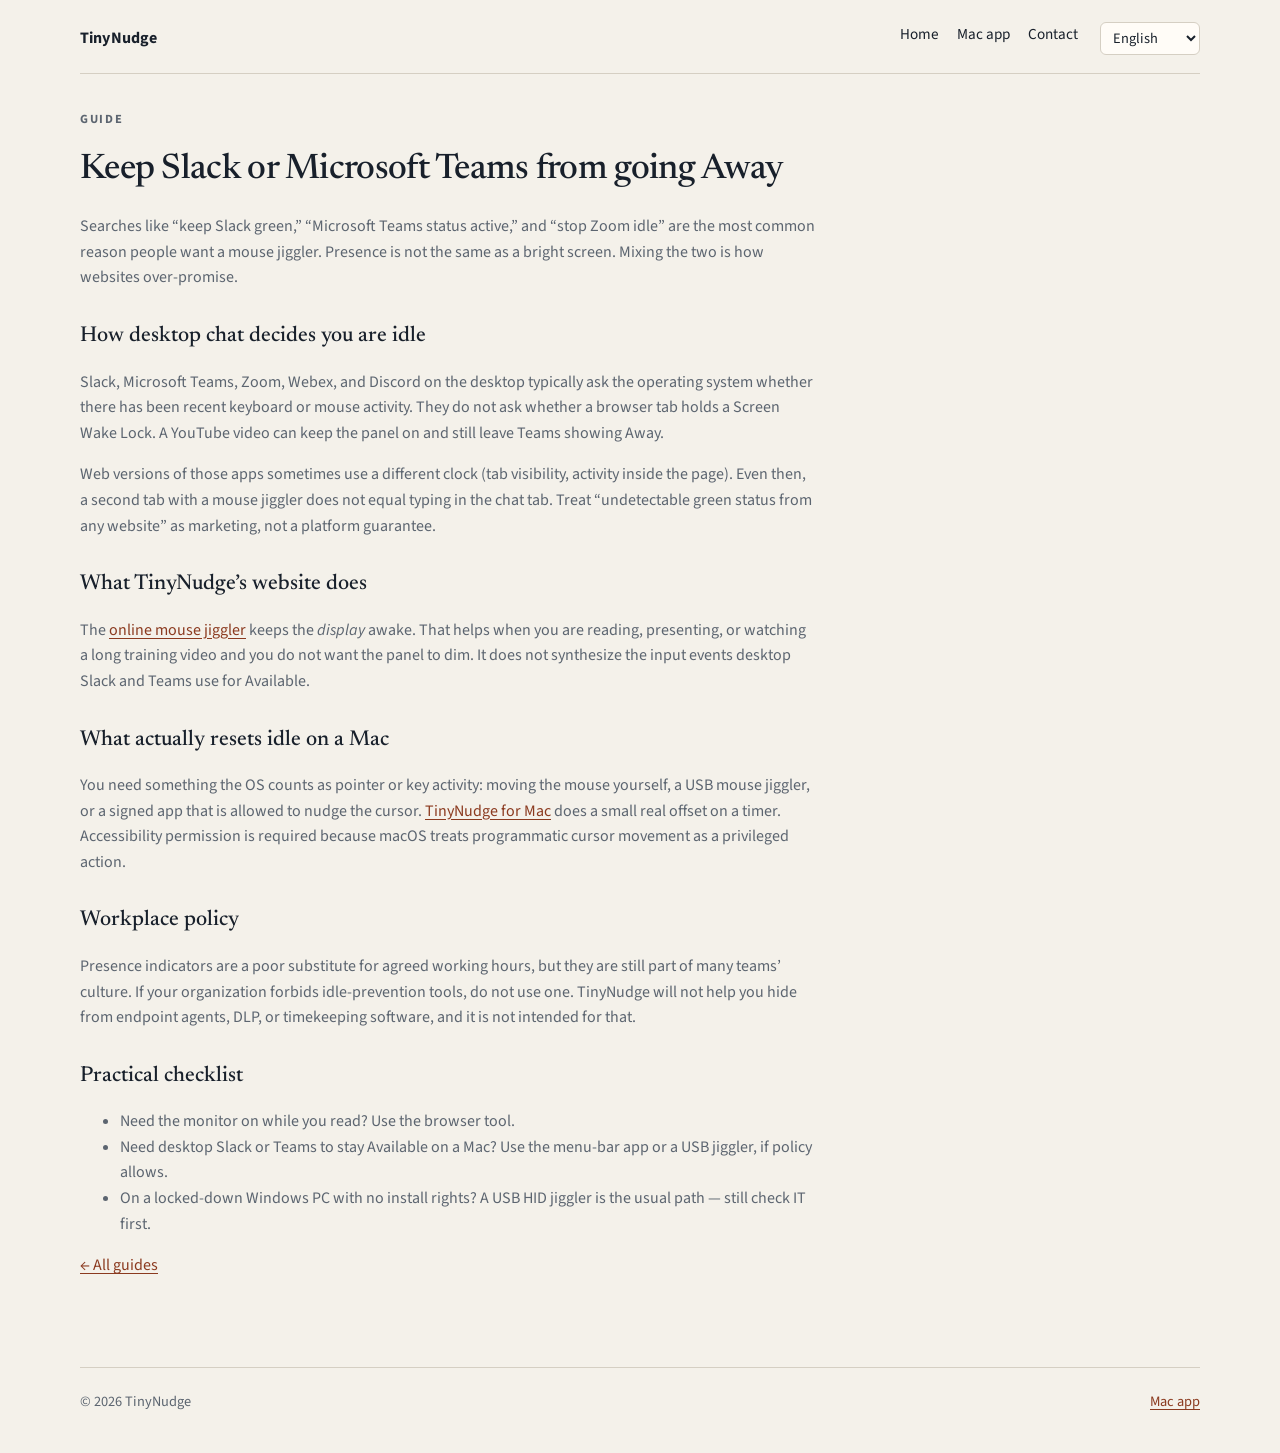
<file: guides/keep-slack-teams-status-green.html>
<!DOCTYPE html>
<html lang="en">
  <head>
    <meta charset="utf-8" />
    <meta name="viewport" content="width=device-width, initial-scale=1" />
    <title>Keep Slack and Microsoft Teams from going Away | TinyNudge</title>
    <meta
      name="description"
      content="Why Slack, Microsoft Teams, and Zoom go idle, why a browser mouse jiggler may not keep you green, and when a Mac mouse jiggler or USB mover is required."
    />
    <link rel="canonical" href="https://mousejiggle.app/guides/keep-slack-teams-status-green.html" />
    <link rel="icon" href="../assets/favicon.svg" type="image/svg+xml" />
    <link rel="preconnect" href="https://fonts.googleapis.com" />
    <link rel="preconnect" href="https://fonts.gstatic.com" crossorigin />
    <link
      href="https://fonts.googleapis.com/css2?family=Newsreader:opsz,wght@6..72,500&family=Source+Sans+3:wght@400;600;700&display=swap"
      rel="stylesheet"
    />
    <link rel="stylesheet" href="../assets/styles.css?v=6" />
    <script src="../assets/i18n.js"></script>
  </head>
  <body>
    <div class="wrap">
      <header class="nav">
        <a class="brand" href="../">TinyNudge</a>
        <nav class="nav-links">
          <a href="./">Guides</a>
          <a href="../mac.html">Mac app</a>
          <a href="../contact.html">Contact</a>
        </nav>
      </header>
      <article class="prose">
        <p class="eyebrow">Guide</p>
        <h1>Keep Slack or Microsoft Teams from going Away</h1>
        <p>
          Searches like “keep Slack green,” “Microsoft Teams status active,” and “stop Zoom idle”
          are the most common reason people want a mouse jiggler. Presence is not the same as a
          bright screen. Mixing the two is how websites over-promise.
        </p>
        <h2>How desktop chat decides you are idle</h2>
        <p>
          Slack, Microsoft Teams, Zoom, Webex, and Discord on the desktop typically ask the
          operating system whether there has been recent keyboard or mouse activity. They do not
          ask whether a browser tab holds a Screen Wake Lock. A YouTube video can keep the panel
          on and still leave Teams showing Away.
        </p>
        <p>
          Web versions of those apps sometimes use a different clock (tab visibility, activity
          inside the page). Even then, a second tab with a mouse jiggler does not equal typing in
          the chat tab. Treat “undetectable green status from any website” as marketing, not a
          platform guarantee.
        </p>
        <h2>What TinyNudge’s website does</h2>
        <p>
          The <a href="../">online mouse jiggler</a> keeps the <em>display</em> awake. That helps
          when you are reading, presenting, or watching a long training video and you do not want
          the panel to dim. It does not synthesize the input events desktop Slack and Teams use
          for Available.
        </p>
        <h2>What actually resets idle on a Mac</h2>
        <p>
          You need something the OS counts as pointer or key activity: moving the mouse yourself,
          a USB mouse jiggler, or a signed app that is allowed to nudge the cursor.
          <a href="./mouse-jiggler-for-mac.html">TinyNudge for Mac</a> does a small real offset on
          a timer. Accessibility permission is required because macOS treats programmatic cursor
          movement as a privileged action.
        </p>
        <h2>Workplace policy</h2>
        <p>
          Presence indicators are a poor substitute for agreed working hours, but they are still
          part of many teams’ culture. If your organization forbids idle-prevention tools, do not
          use one. TinyNudge will not help you hide from endpoint agents, DLP, or timekeeping
          software, and it is not intended for that.
        </p>
        <h2>Practical checklist</h2>
        <ul>
          <li>Need the monitor on while you read? Use the browser tool.</li>
          <li>Need desktop Slack or Teams to stay Available on a Mac? Use the menu-bar app or a USB jiggler, if policy allows.</li>
          <li>On a locked-down Windows PC with no install rights? A USB HID jiggler is the usual path — still check IT first.</li>
        </ul>
        <p><a href="./">← All guides</a></p>
      </article>
      <footer class="footer">
        <span>© 2026 TinyNudge</span>
        <a href="../#mac">Mac app</a>
      </footer>
    </div>
  </body>
</html>
</file>
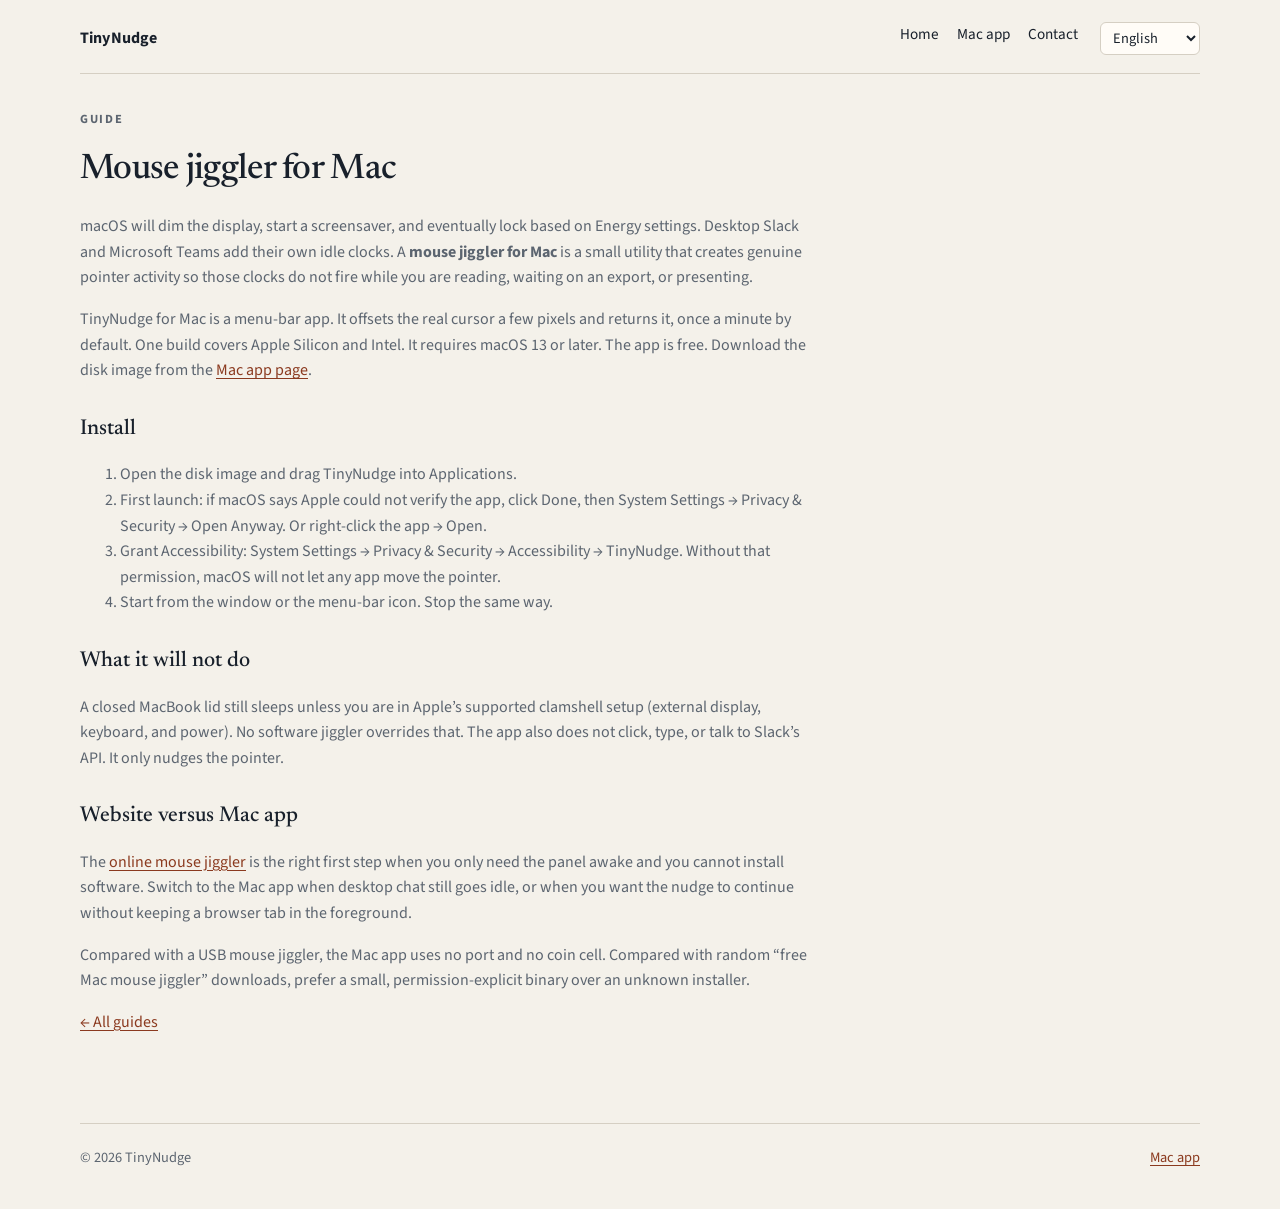
<file: guides/mouse-jiggler-for-mac.html>
<!DOCTYPE html>
<html lang="en">
  <head>
    <meta charset="utf-8" />
    <meta name="viewport" content="width=device-width, initial-scale=1" />
    <title>Mouse jiggler for Mac — menu bar app | TinyNudge</title>
    <meta
      name="description"
      content="TinyNudge for Mac is a menu-bar mouse jiggler for Apple Silicon and Intel. It nudges the real pointer so the display and desktop chat idle timers can reset."
    />
    <link rel="canonical" href="https://mousejiggle.app/guides/mouse-jiggler-for-mac.html" />
    <link rel="icon" href="../assets/favicon.svg" type="image/svg+xml" />
    <link rel="preconnect" href="https://fonts.googleapis.com" />
    <link rel="preconnect" href="https://fonts.gstatic.com" crossorigin />
    <link
      href="https://fonts.googleapis.com/css2?family=Newsreader:opsz,wght@6..72,500&family=Source+Sans+3:wght@400;600;700&display=swap"
      rel="stylesheet"
    />
    <link rel="stylesheet" href="../assets/styles.css?v=6" />
    <script src="../assets/i18n.js"></script>
  </head>
  <body>
    <div class="wrap">
      <header class="nav">
        <a class="brand" href="../">TinyNudge</a>
        <nav class="nav-links">
          <a href="./">Guides</a>
          <a href="../mac.html">Mac app</a>
          <a href="../contact.html">Contact</a>
        </nav>
      </header>
      <article class="prose">
        <p class="eyebrow">Guide</p>
        <h1>Mouse jiggler for Mac</h1>
        <p>
          macOS will dim the display, start a screensaver, and eventually lock based on Energy
          settings. Desktop Slack and Microsoft Teams add their own idle clocks. A
          <strong>mouse jiggler for Mac</strong> is a small utility that creates genuine pointer
          activity so those clocks do not fire while you are reading, waiting on an export, or
          presenting.
        </p>
        <p>
          TinyNudge for Mac is a menu-bar app. It offsets the real cursor a few pixels and returns
          it, once a minute by default. One build covers Apple Silicon and Intel. It requires
          macOS 13 or later. The app is free. Download the disk image from the
          <a href="../mac.html">Mac app page</a>.
        </p>
        <h2>Install</h2>
        <ol>
          <li>Open the disk image and drag TinyNudge into Applications.</li>
          <li>
            First launch: if macOS says Apple could not verify the app, click Done, then
            System Settings → Privacy &amp; Security → Open Anyway. Or right-click the app → Open.
          </li>
          <li>
            Grant Accessibility: System Settings → Privacy &amp; Security → Accessibility → TinyNudge.
            Without that permission, macOS will not let any app move the pointer.
          </li>
          <li>Start from the window or the menu-bar icon. Stop the same way.</li>
        </ol>
        <h2>What it will not do</h2>
        <p>
          A closed MacBook lid still sleeps unless you are in Apple’s supported clamshell setup
          (external display, keyboard, and power). No software jiggler overrides that. The app also
          does not click, type, or talk to Slack’s API. It only nudges the pointer.
        </p>
        <h2>Website versus Mac app</h2>
        <p>
          The <a href="./online-mouse-jiggler.html">online mouse jiggler</a> is the right first
          step when you only need the panel awake and you cannot install software. Switch to the
          Mac app when desktop chat still goes idle, or when you want the nudge to continue without
          keeping a browser tab in the foreground.
        </p>
        <p>
          Compared with a USB mouse jiggler, the Mac app uses no port and no coin cell. Compared
          with random “free Mac mouse jiggler” downloads, prefer a small, permission-explicit
          binary over an unknown installer.
        </p>
        <p><a href="./">← All guides</a></p>
      </article>
      <footer class="footer">
        <span>© 2026 TinyNudge</span>
        <a href="../mac.html">Download and setup</a>
      </footer>
    </div>
  </body>
</html>
</file>
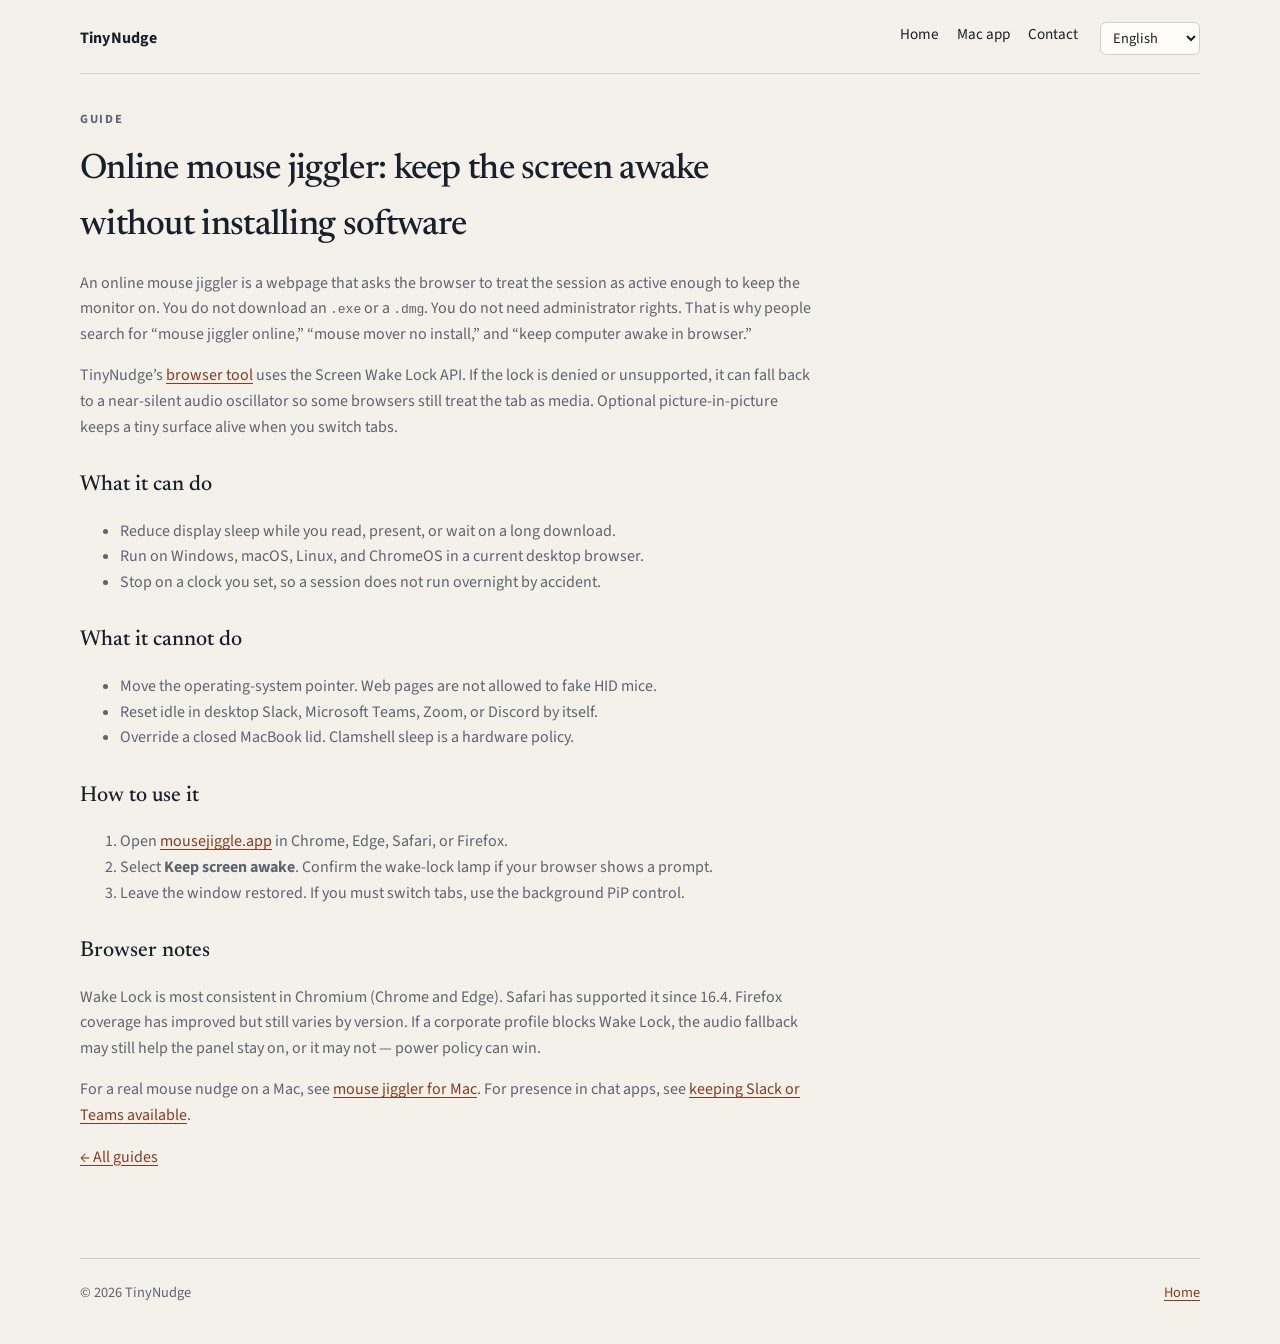
<file: guides/online-mouse-jiggler.html>
<!DOCTYPE html>
<html lang="en">
  <head>
    <meta charset="utf-8" />
    <meta name="viewport" content="width=device-width, initial-scale=1" />
    <title>Online mouse jiggler — keep your screen awake in the browser | TinyNudge</title>
    <meta
      name="description"
      content="Use a free online mouse jiggler with no install and no admin rights. TinyNudge keeps the display awake with Screen Wake Lock. It does not move your real mouse."
    />
    <link rel="canonical" href="https://mousejiggle.app/guides/online-mouse-jiggler.html" />
    <link rel="icon" href="../assets/favicon.svg" type="image/svg+xml" />
    <link rel="preconnect" href="https://fonts.googleapis.com" />
    <link rel="preconnect" href="https://fonts.gstatic.com" crossorigin />
    <link
      href="https://fonts.googleapis.com/css2?family=Newsreader:opsz,wght@6..72,500&family=Source+Sans+3:wght@400;600;700&display=swap"
      rel="stylesheet"
    />
    <link rel="stylesheet" href="../assets/styles.css?v=6" />
    <script src="../assets/i18n.js"></script>
  </head>
  <body>
    <div class="wrap">
      <header class="nav">
        <a class="brand" href="../">TinyNudge</a>
        <nav class="nav-links">
          <a href="./">Guides</a>
          <a href="../mac.html">Mac app</a>
          <a href="../contact.html">Contact</a>
        </nav>
      </header>
      <article class="prose">
        <p class="eyebrow">Guide</p>
        <h1>Online mouse jiggler: keep the screen awake without installing software</h1>
        <p>
          An online mouse jiggler is a webpage that asks the browser to treat the session as active
          enough to keep the monitor on. You do not download an <code>.exe</code> or a
          <code>.dmg</code>. You do not need administrator rights. That is why people search for
          “mouse jiggler online,” “mouse mover no install,” and “keep computer awake in browser.”
        </p>
        <p>
          TinyNudge’s <a href="../">browser tool</a> uses the Screen Wake Lock API. If the lock is
          denied or unsupported, it can fall back to a near-silent audio oscillator so some browsers
          still treat the tab as media. Optional picture-in-picture keeps a tiny surface alive when
          you switch tabs.
        </p>
        <h2>What it can do</h2>
        <ul>
          <li>Reduce display sleep while you read, present, or wait on a long download.</li>
          <li>Run on Windows, macOS, Linux, and ChromeOS in a current desktop browser.</li>
          <li>Stop on a clock you set, so a session does not run overnight by accident.</li>
        </ul>
        <h2>What it cannot do</h2>
        <ul>
          <li>Move the operating-system pointer. Web pages are not allowed to fake HID mice.</li>
          <li>Reset idle in desktop Slack, Microsoft Teams, Zoom, or Discord by itself.</li>
          <li>Override a closed MacBook lid. Clamshell sleep is a hardware policy.</li>
        </ul>
        <h2>How to use it</h2>
        <ol>
          <li>Open <a href="https://mousejiggle.app/">mousejiggle.app</a> in Chrome, Edge, Safari, or Firefox.</li>
          <li>Select <strong>Keep screen awake</strong>. Confirm the wake-lock lamp if your browser shows a prompt.</li>
          <li>Leave the window restored. If you must switch tabs, use the background PiP control.</li>
        </ol>
        <h2>Browser notes</h2>
        <p>
          Wake Lock is most consistent in Chromium (Chrome and Edge). Safari has supported it since
          16.4. Firefox coverage has improved but still varies by version. If a corporate profile
          blocks Wake Lock, the audio fallback may still help the panel stay on, or it may not —
          power policy can win.
        </p>
        <p>
          For a real mouse nudge on a Mac, see
          <a href="./mouse-jiggler-for-mac.html">mouse jiggler for Mac</a>. For presence in chat
          apps, see
          <a href="./keep-slack-teams-status-green.html">keeping Slack or Teams available</a>.
        </p>
        <p><a href="./">← All guides</a></p>
      </article>
      <footer class="footer">
        <span>© 2026 TinyNudge</span>
        <a href="../">Open the online mouse jiggler</a>
      </footer>
    </div>
  </body>
</html>
</file>
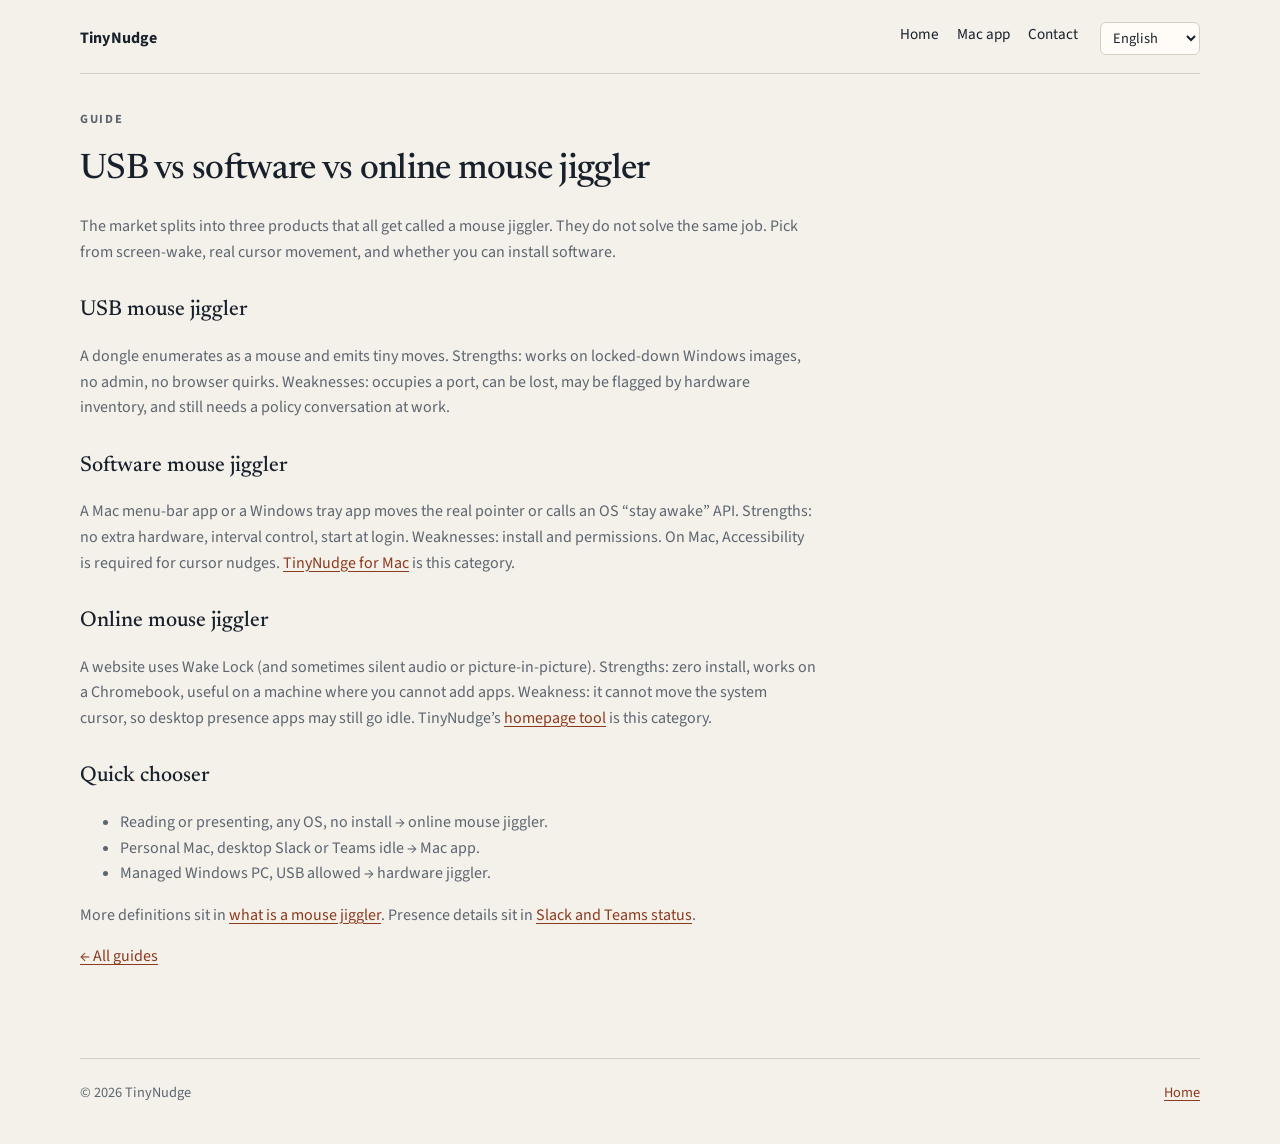
<file: guides/usb-vs-software-mouse-jiggler.html>
<!DOCTYPE html>
<html lang="en">
  <head>
    <meta charset="utf-8" />
    <meta name="viewport" content="width=device-width, initial-scale=1" />
    <title>USB vs software vs online mouse jiggler | TinyNudge</title>
    <meta
      name="description"
      content="Compare a USB mouse jiggler, a Mac or Windows mouse mover app, and a free online mouse jiggler. Choose by screen wake, real cursor movement, and install rights."
    />
    <link rel="canonical" href="https://mousejiggle.app/guides/usb-vs-software-mouse-jiggler.html" />
    <link rel="icon" href="../assets/favicon.svg" type="image/svg+xml" />
    <link rel="preconnect" href="https://fonts.googleapis.com" />
    <link rel="preconnect" href="https://fonts.gstatic.com" crossorigin />
    <link
      href="https://fonts.googleapis.com/css2?family=Newsreader:opsz,wght@6..72,500&family=Source+Sans+3:wght@400;600;700&display=swap"
      rel="stylesheet"
    />
    <link rel="stylesheet" href="../assets/styles.css?v=6" />
    <script src="../assets/i18n.js"></script>
  </head>
  <body>
    <div class="wrap">
      <header class="nav">
        <a class="brand" href="../">TinyNudge</a>
        <nav class="nav-links">
          <a href="./">Guides</a>
          <a href="../mac.html">Mac app</a>
          <a href="../contact.html">Contact</a>
        </nav>
      </header>
      <article class="prose">
        <p class="eyebrow">Guide</p>
        <h1>USB vs software vs online mouse jiggler</h1>
        <p>
          The market splits into three products that all get called a mouse jiggler. They do not
          solve the same job. Pick from screen-wake, real cursor movement, and whether you can
          install software.
        </p>
        <h2>USB mouse jiggler</h2>
        <p>
          A dongle enumerates as a mouse and emits tiny moves. Strengths: works on locked-down
          Windows images, no admin, no browser quirks. Weaknesses: occupies a port, can be lost,
          may be flagged by hardware inventory, and still needs a policy conversation at work.
        </p>
        <h2>Software mouse jiggler</h2>
        <p>
          A Mac menu-bar app or a Windows tray app moves the real pointer or calls an OS “stay
          awake” API. Strengths: no extra hardware, interval control, start at login. Weaknesses:
          install and permissions. On Mac, Accessibility is required for cursor nudges.
          <a href="./mouse-jiggler-for-mac.html">TinyNudge for Mac</a> is this category.
        </p>
        <h2>Online mouse jiggler</h2>
        <p>
          A website uses Wake Lock (and sometimes silent audio or picture-in-picture). Strengths:
          zero install, works on a Chromebook, useful on a machine where you cannot add apps.
          Weakness: it cannot move the system cursor, so desktop presence apps may still go idle.
          TinyNudge’s <a href="../">homepage tool</a> is this category.
        </p>
        <h2>Quick chooser</h2>
        <ul>
          <li>Reading or presenting, any OS, no install → online mouse jiggler.</li>
          <li>Personal Mac, desktop Slack or Teams idle → Mac app.</li>
          <li>Managed Windows PC, USB allowed → hardware jiggler.</li>
        </ul>
        <p>
          More definitions sit in
          <a href="./what-is-a-mouse-jiggler.html">what is a mouse jiggler</a>. Presence details
          sit in
          <a href="./keep-slack-teams-status-green.html">Slack and Teams status</a>.
        </p>
        <p><a href="./">← All guides</a></p>
      </article>
      <footer class="footer">
        <span>© 2026 TinyNudge</span>
        <a href="../">Try the browser tool</a>
      </footer>
    </div>
  </body>
</html>
</file>
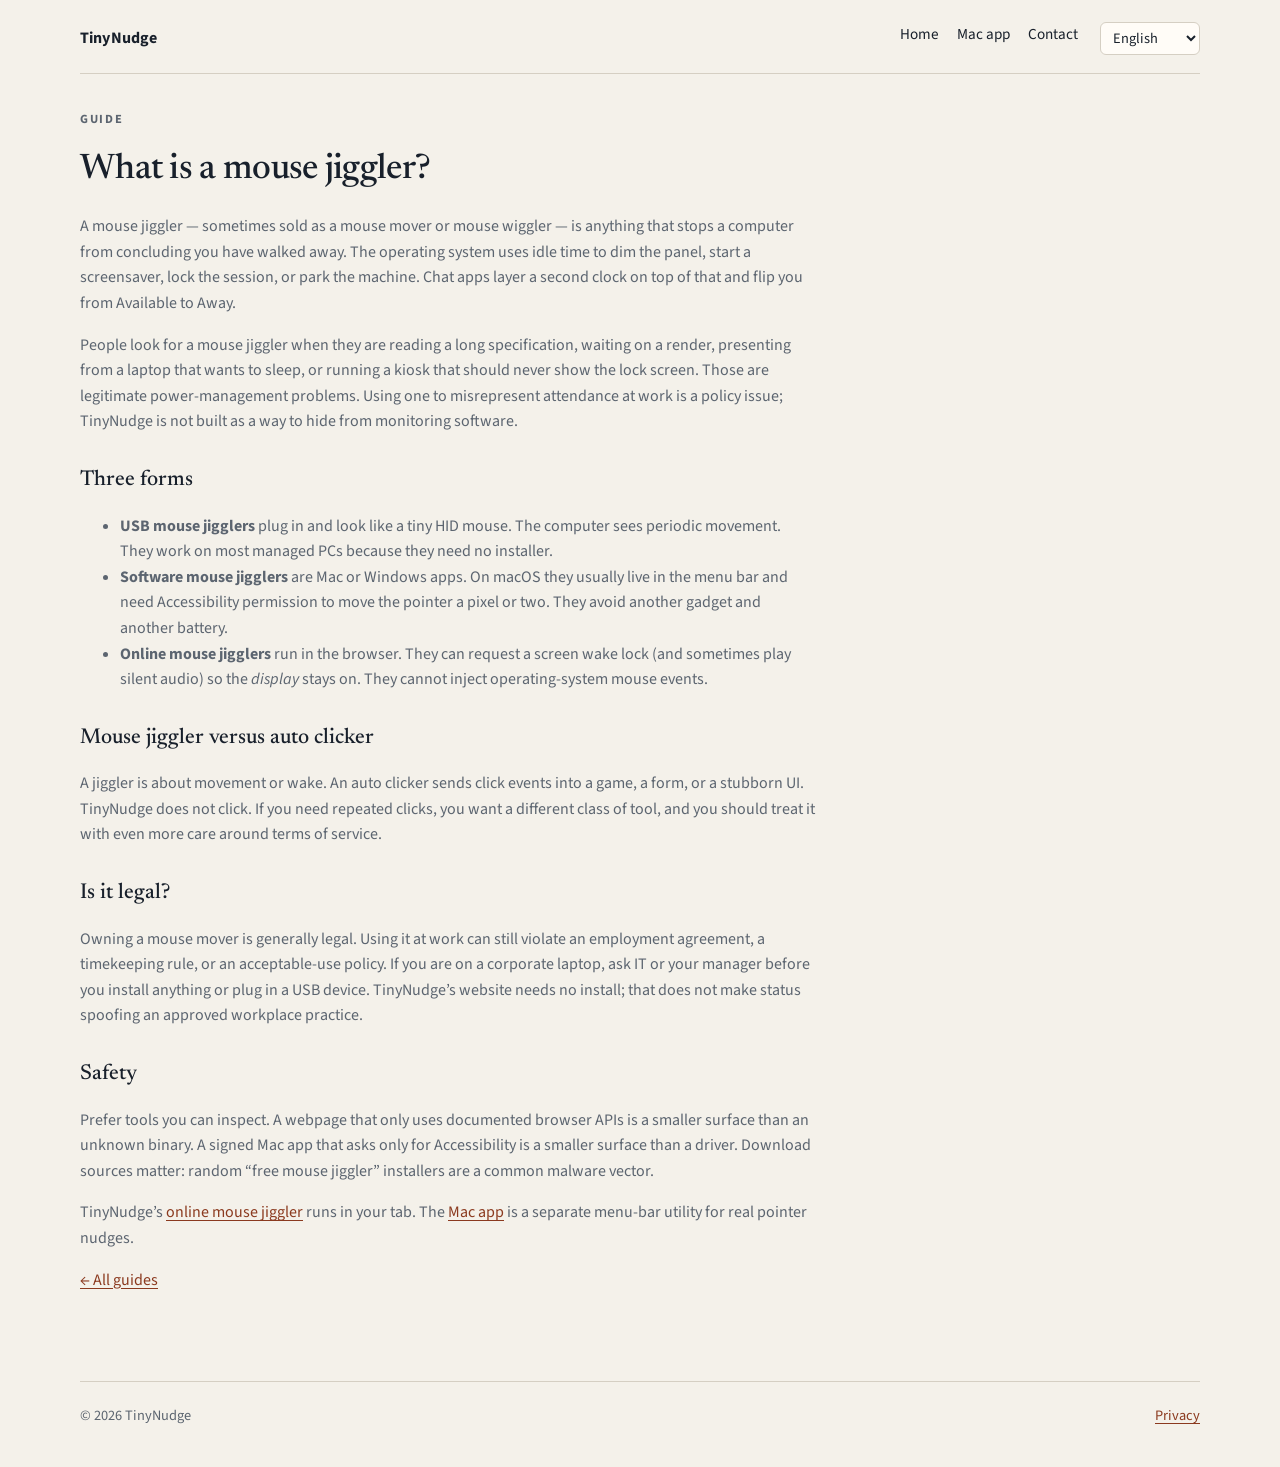
<file: guides/what-is-a-mouse-jiggler.html>
<!DOCTYPE html>
<html lang="en">
  <head>
    <meta charset="utf-8" />
    <meta name="viewport" content="width=device-width, initial-scale=1" />
    <title>What is a mouse jiggler? | TinyNudge</title>
    <meta
      name="description"
      content="A mouse jiggler or mouse mover stops a computer from sleeping or showing Away. Compare USB dongles, Mac and Windows apps, and online mouse jigglers."
    />
    <link rel="canonical" href="https://mousejiggle.app/guides/what-is-a-mouse-jiggler.html" />
    <link rel="icon" href="../assets/favicon.svg" type="image/svg+xml" />
    <link rel="preconnect" href="https://fonts.googleapis.com" />
    <link rel="preconnect" href="https://fonts.gstatic.com" crossorigin />
    <link
      href="https://fonts.googleapis.com/css2?family=Newsreader:opsz,wght@6..72,500&family=Source+Sans+3:wght@400;600;700&display=swap"
      rel="stylesheet"
    />
    <link rel="stylesheet" href="../assets/styles.css?v=6" />
    <script src="../assets/i18n.js"></script>
  </head>
  <body>
    <div class="wrap">
      <header class="nav">
        <a class="brand" href="../">TinyNudge</a>
        <nav class="nav-links">
          <a href="./">Guides</a>
          <a href="../mac.html">Mac app</a>
          <a href="../contact.html">Contact</a>
        </nav>
      </header>
      <article class="prose">
        <p class="eyebrow">Guide</p>
        <h1>What is a mouse jiggler?</h1>
        <p>
          A mouse jiggler — sometimes sold as a mouse mover or mouse wiggler — is anything that
          stops a computer from concluding you have walked away. The operating system uses idle
          time to dim the panel, start a screensaver, lock the session, or park the machine. Chat
          apps layer a second clock on top of that and flip you from Available to Away.
        </p>
        <p>
          People look for a mouse jiggler when they are reading a long specification, waiting on a
          render, presenting from a laptop that wants to sleep, or running a kiosk that should never
          show the lock screen. Those are legitimate power-management problems. Using one to
          misrepresent attendance at work is a policy issue; TinyNudge is not built as a way to hide
          from monitoring software.
        </p>
        <h2>Three forms</h2>
        <ul>
          <li>
            <strong>USB mouse jigglers</strong> plug in and look like a tiny HID mouse. The computer
            sees periodic movement. They work on most managed PCs because they need no installer.
          </li>
          <li>
            <strong>Software mouse jigglers</strong> are Mac or Windows apps. On macOS they usually
            live in the menu bar and need Accessibility permission to move the pointer a pixel or
            two. They avoid another gadget and another battery.
          </li>
          <li>
            <strong>Online mouse jigglers</strong> run in the browser. They can request a screen
            wake lock (and sometimes play silent audio) so the <em>display</em> stays on. They
            cannot inject operating-system mouse events.
          </li>
        </ul>
        <h2>Mouse jiggler versus auto clicker</h2>
        <p>
          A jiggler is about movement or wake. An auto clicker sends click events into a game, a
          form, or a stubborn UI. TinyNudge does not click. If you need repeated clicks, you want a
          different class of tool, and you should treat it with even more care around terms of
          service.
        </p>
        <h2>Is it legal?</h2>
        <p>
          Owning a mouse mover is generally legal. Using it at work can still violate an employment
          agreement, a timekeeping rule, or an acceptable-use policy. If you are on a corporate
          laptop, ask IT or your manager before you install anything or plug in a USB device. TinyNudge’s
          website needs no install; that does not make status spoofing an approved workplace practice.
        </p>
        <h2>Safety</h2>
        <p>
          Prefer tools you can inspect. A webpage that only uses documented browser APIs is a
          smaller surface than an unknown binary. A signed Mac app that asks only for Accessibility
          is a smaller surface than a driver. Download sources matter: random “free mouse jiggler”
          installers are a common malware vector.
        </p>
        <p>
          TinyNudge’s <a href="../">online mouse jiggler</a> runs in your tab. The
          <a href="./mouse-jiggler-for-mac.html">Mac app</a> is a separate menu-bar utility for
          real pointer nudges.
        </p>
        <p><a href="./">← All guides</a></p>
      </article>
      <footer class="footer">
        <span>© 2026 TinyNudge</span>
        <a href="../privacy.html">Privacy</a>
      </footer>
    </div>
  </body>
</html>
</file>
<file: assets/styles.css>
:root {
  --paper: #f4f1ea;
  --paper-2: #ebe6db;
  --ink: #18202b;
  --muted: #5c6570;
  --line: #d5cfc3;
  --navy: #1e3a5f;
  --navy-2: #16304e;
  --accent: #9a4a28;
  --white: #fffcf7;
  --ok: #2f6b4f;
  --link: #8b3a1f;
  --link-hover: #5c2412;
  --radius: 10px;
  --font-serif: "Newsreader", "Iowan Old Style", Georgia, serif;
  --font-sans: "Source Sans 3", "Segoe UI", system-ui, sans-serif;
  --shadow: 0 18px 40px rgba(24, 32, 43, 0.08);
}

*,
*::before,
*::after {
  box-sizing: border-box;
}

html {
  scroll-behavior: smooth;
  color-scheme: light;
  background: var(--paper);
}

body {
  margin: 0;
  min-height: 100vh;
  color: var(--ink);
  font-family: var(--font-sans);
  background: var(--paper);
  line-height: 1.6;
}

a:link,
a:visited {
  color: var(--link);
  text-decoration: underline;
  text-underline-offset: 0.18em;
}

a:hover,
a:focus-visible {
  color: var(--link-hover);
}

.wrap {
  width: min(1120px, calc(100% - 40px));
  margin: 0 auto;
}

.nav {
  display: flex;
  align-items: center;
  justify-content: space-between;
  gap: 20px;
  padding: 22px 0 18px;
  border-bottom: 1px solid var(--line);
}

.brand,
.brand:link,
.brand:visited {
  display: flex;
  align-items: center;
  gap: 10px;
  color: var(--ink);
  text-decoration: none;
  font-weight: 700;
  letter-spacing: 0.01em;
}

.brand svg {
  display: block;
}

.nav-links {
  display: flex;
  flex-wrap: wrap;
  gap: 8px 18px;
  font-size: 0.95rem;
}

.nav-links a:link,
.nav-links a:visited {
  color: var(--ink);
  text-decoration: none;
}

.nav-links a:hover,
.nav-links a:focus-visible,
.nav-links a[aria-current="page"] {
  color: var(--link);
}

.lang-switch {
  display: inline-flex;
  align-items: center;
  margin-inline-start: 4px;
}

.lang-switch select {
  font: inherit;
  font-size: 0.9rem;
  color: var(--ink);
  background: var(--white);
  border: 1px solid var(--line);
  border-radius: 6px;
  padding: 4px 8px;
  cursor: pointer;
}

html[lang="ar"] body,
html[lang="zh"] body,
html[lang="ja"] body {
  font-family: "Noto Sans Arabic", "Noto Sans SC", "Noto Sans JP", var(--font-sans);
}

html[lang="ar"] body {
  font-family: "Noto Sans Arabic", var(--font-sans);
}

html[lang="zh"] body {
  font-family: "Noto Sans SC", var(--font-sans);
}

html[lang="ja"] body {
  font-family: "Noto Sans JP", var(--font-sans);
}

.btn,
a.btn:link,
a.btn:visited {
  display: inline-flex;
  align-items: center;
  justify-content: center;
  gap: 8px;
  border: 1px solid var(--navy);
  background: var(--navy);
  color: var(--white);
  text-decoration: none;
  font: inherit;
  font-weight: 600;
  padding: 10px 16px;
  border-radius: 6px;
  cursor: pointer;
}

.btn:hover,
a.btn:hover {
  background: var(--navy-2);
  color: var(--white);
}

.btn-ghost,
a.btn-ghost:link,
a.btn-ghost:visited {
  background: transparent;
  color: var(--navy);
}

.btn-ghost:hover,
a.btn-ghost:hover {
  background: var(--paper-2);
  color: var(--navy);
}

.hero {
  display: grid;
  grid-template-columns: 1.15fr 0.85fr;
  gap: 48px;
  align-items: start;
  padding: 48px 0 56px;
}

.eyebrow {
  margin: 0 0 12px;
  color: var(--accent);
  font-size: 0.78rem;
  font-weight: 700;
  letter-spacing: 0.14em;
  text-transform: uppercase;
}

.hero h1 {
  margin: 0 0 16px;
  font-family: var(--font-serif);
  font-size: clamp(2.2rem, 4.4vw, 3.4rem);
  font-weight: 500;
  letter-spacing: -0.03em;
  line-height: 1.12;
}

.lede {
  margin: 0 0 22px;
  color: var(--muted);
  font-size: 1.12rem;
  max-width: 42rem;
}

.hero-actions {
  display: flex;
  flex-wrap: wrap;
  gap: 10px;
  margin-bottom: 28px;
}

.note {
  margin: 0;
  padding: 14px 16px;
  background: var(--paper-2);
  border-left: 3px solid var(--navy);
  color: var(--ink);
  font-size: 0.95rem;
}

.console {
  background: var(--white);
  border: 1px solid var(--line);
  border-radius: var(--radius);
  box-shadow: var(--shadow);
  padding: 18px;
}

.console-head {
  display: flex;
  justify-content: space-between;
  align-items: baseline;
  margin-bottom: 12px;
  font-size: 0.82rem;
  color: var(--muted);
  letter-spacing: 0.04em;
  text-transform: uppercase;
}

.timer {
  font-variant-numeric: tabular-nums;
  color: var(--ink);
  font-weight: 700;
  letter-spacing: 0.04em;
}

.desk {
  position: relative;
  height: 168px;
  border-radius: 8px;
  overflow: hidden;
  background:
    linear-gradient(180deg, #f7f4ee, #ece7dc);
  border: 1px solid var(--line);
}

#path {
  width: 100%;
  height: 100%;
  display: block;
}

.desk-caption {
  margin: 8px 0 14px;
  font-size: 0.82rem;
  color: var(--muted);
}

#start {
  width: 100%;
  padding: 14px 16px;
  margin-bottom: 14px;
}

body.is-on #start {
  background: var(--accent);
  border-color: var(--accent);
}

.controls {
  display: flex;
  flex-wrap: wrap;
  justify-content: space-between;
  gap: 12px;
  font-size: 0.9rem;
  color: var(--muted);
  margin-bottom: 12px;
}

.controls label {
  display: flex;
  align-items: center;
  gap: 8px;
}

input[type="time"] {
  background: var(--white);
  color: var(--ink);
  border: 1px solid var(--line);
  border-radius: 6px;
  padding: 6px 8px;
  font: inherit;
}

.lamps {
  display: grid;
  grid-template-columns: repeat(3, 1fr);
  gap: 8px;
  padding-top: 12px;
  border-top: 1px solid var(--line);
}

.lamp {
  display: flex;
  align-items: center;
  gap: 6px;
  font-size: 0.75rem;
  letter-spacing: 0.04em;
  text-transform: uppercase;
  color: #8a9289;
}

.dot {
  width: 7px;
  height: 7px;
  border-radius: 50%;
  background: #c9cdc8;
}

.lamp.on {
  color: var(--ok);
}

.lamp.on .dot {
  background: var(--ok);
}

.safe {
  margin: 12px 0 0;
  font-size: 0.85rem;
  color: var(--muted);
}

.section {
  padding: 8px 0 56px;
}

.section h2,
.prose h1 {
  font-family: var(--font-serif);
  font-size: clamp(1.7rem, 3vw, 2.2rem);
  font-weight: 500;
  letter-spacing: -0.02em;
  margin: 0 0 14px;
}

.section h3,
.prose h2 {
  font-family: var(--font-serif);
  font-size: 1.35rem;
  font-weight: 500;
  margin: 28px 0 10px;
}

.section p,
.prose p,
.section li,
.prose li {
  color: var(--muted);
}

.section > p,
.prose > p {
  max-width: 46rem;
}

.grid-2,
.grid-3,
.guides {
  display: grid;
  gap: 16px;
}

.grid-2 {
  grid-template-columns: 1fr 1fr;
}

.grid-3 {
  grid-template-columns: repeat(3, 1fr);
}

.guides {
  grid-template-columns: repeat(2, 1fr);
}

.card {
  background: var(--white);
  border: 1px solid var(--line);
  border-radius: var(--radius);
  padding: 22px;
}

.card h2,
.card h3 {
  margin: 0 0 8px;
  font-size: 1.15rem;
  font-family: var(--font-serif);
  font-weight: 500;
}

.card p {
  margin: 0;
}

.card a.more {
  display: inline-block;
  margin-top: 12px;
  font-weight: 600;
  text-decoration: none;
}

.steps {
  display: grid;
  grid-template-columns: repeat(3, 1fr);
  gap: 14px;
  padding: 0;
  list-style: none;
}

.steps li {
  padding: 18px;
  border-radius: var(--radius);
  border: 1px solid var(--line);
  background: var(--white);
  color: var(--ink);
}

.steps strong {
  display: block;
  margin-bottom: 6px;
  color: var(--navy);
  font-size: 0.82rem;
  letter-spacing: 0.08em;
  text-transform: uppercase;
}

.compare {
  width: 100%;
  border-collapse: collapse;
  font-size: 0.95rem;
  background: var(--white);
  border: 1px solid var(--line);
}

.compare th,
.compare td {
  text-align: left;
  padding: 12px 14px;
  border-bottom: 1px solid var(--line);
  color: var(--ink);
}

.compare th {
  background: var(--navy);
  color: var(--white);
  font-weight: 600;
}

.compare tr:last-child td {
  border-bottom: 0;
}

.faq details {
  border-top: 1px solid var(--line);
  padding: 14px 0;
  background: transparent;
}

.faq summary {
  cursor: pointer;
  font-weight: 650;
}

.faq p {
  margin: 8px 0 0;
}

.prose {
  padding: 36px 0 72px;
  max-width: 46rem;
}

.prose .btn {
  margin: 0 10px 10px 0;
}

.footer {
  display: flex;
  justify-content: space-between;
  gap: 12px;
  padding: 22px 0 40px;
  border-top: 1px solid var(--line);
  color: var(--muted);
  font-size: 0.9rem;
}

.footer a:link,
.footer a:visited {
  color: var(--link);
  text-decoration: underline;
  text-underline-offset: 0.18em;
}

.contact-hero {
  padding-bottom: 12px;
}

.contact-hero p {
  max-width: 42rem;
}

.contact-layout {
  display: grid;
  grid-template-columns: 0.85fr 1.15fr;
  gap: 20px;
  align-items: start;
  padding-bottom: 56px;
}

.form-card {
  background: var(--white);
  border: 1px solid var(--line);
  border-radius: var(--radius);
  box-shadow: var(--shadow);
  padding: 22px;
  display: grid;
  gap: 14px;
}

.form-card label {
  display: grid;
  gap: 6px;
  color: var(--ink);
  font-weight: 600;
  font-size: 0.92rem;
}

.form-card input[type="text"],
.form-card input[type="email"],
.form-card select,
.form-card textarea {
  width: 100%;
  border: 1px solid var(--line);
  border-radius: 6px;
  padding: 10px 12px;
  font: inherit;
  font-weight: 400;
  color: var(--ink);
  background: var(--white);
}

.form-card textarea {
  resize: vertical;
  min-height: 8rem;
}

.form-card .check {
  display: flex;
  align-items: flex-start;
  gap: 10px;
  font-weight: 400;
  color: var(--muted);
}

.form-card .check input {
  margin-top: 4px;
}

.form-card .hp {
  position: absolute;
  left: -10000px;
  width: 1px;
  height: 1px;
  overflow: hidden;
}

.form-status {
  margin: 0;
  font-weight: 400;
  font-size: 0.95rem;
  min-height: 1.4em;
}

.form-status.pending,
.form-status.warn {
  color: var(--accent);
}

.form-status.ok {
  color: var(--ok);
}

.form-status.err {
  color: #9a1f2b;
}

@media (max-width: 860px) {
  .hero,
  .grid-2,
  .grid-3,
  .guides,
  .steps,
  .contact-layout {
    grid-template-columns: 1fr;
  }

  .nav {
    flex-direction: column;
    align-items: flex-start;
  }

  .footer {
    flex-direction: column;
  }
}
</file>
